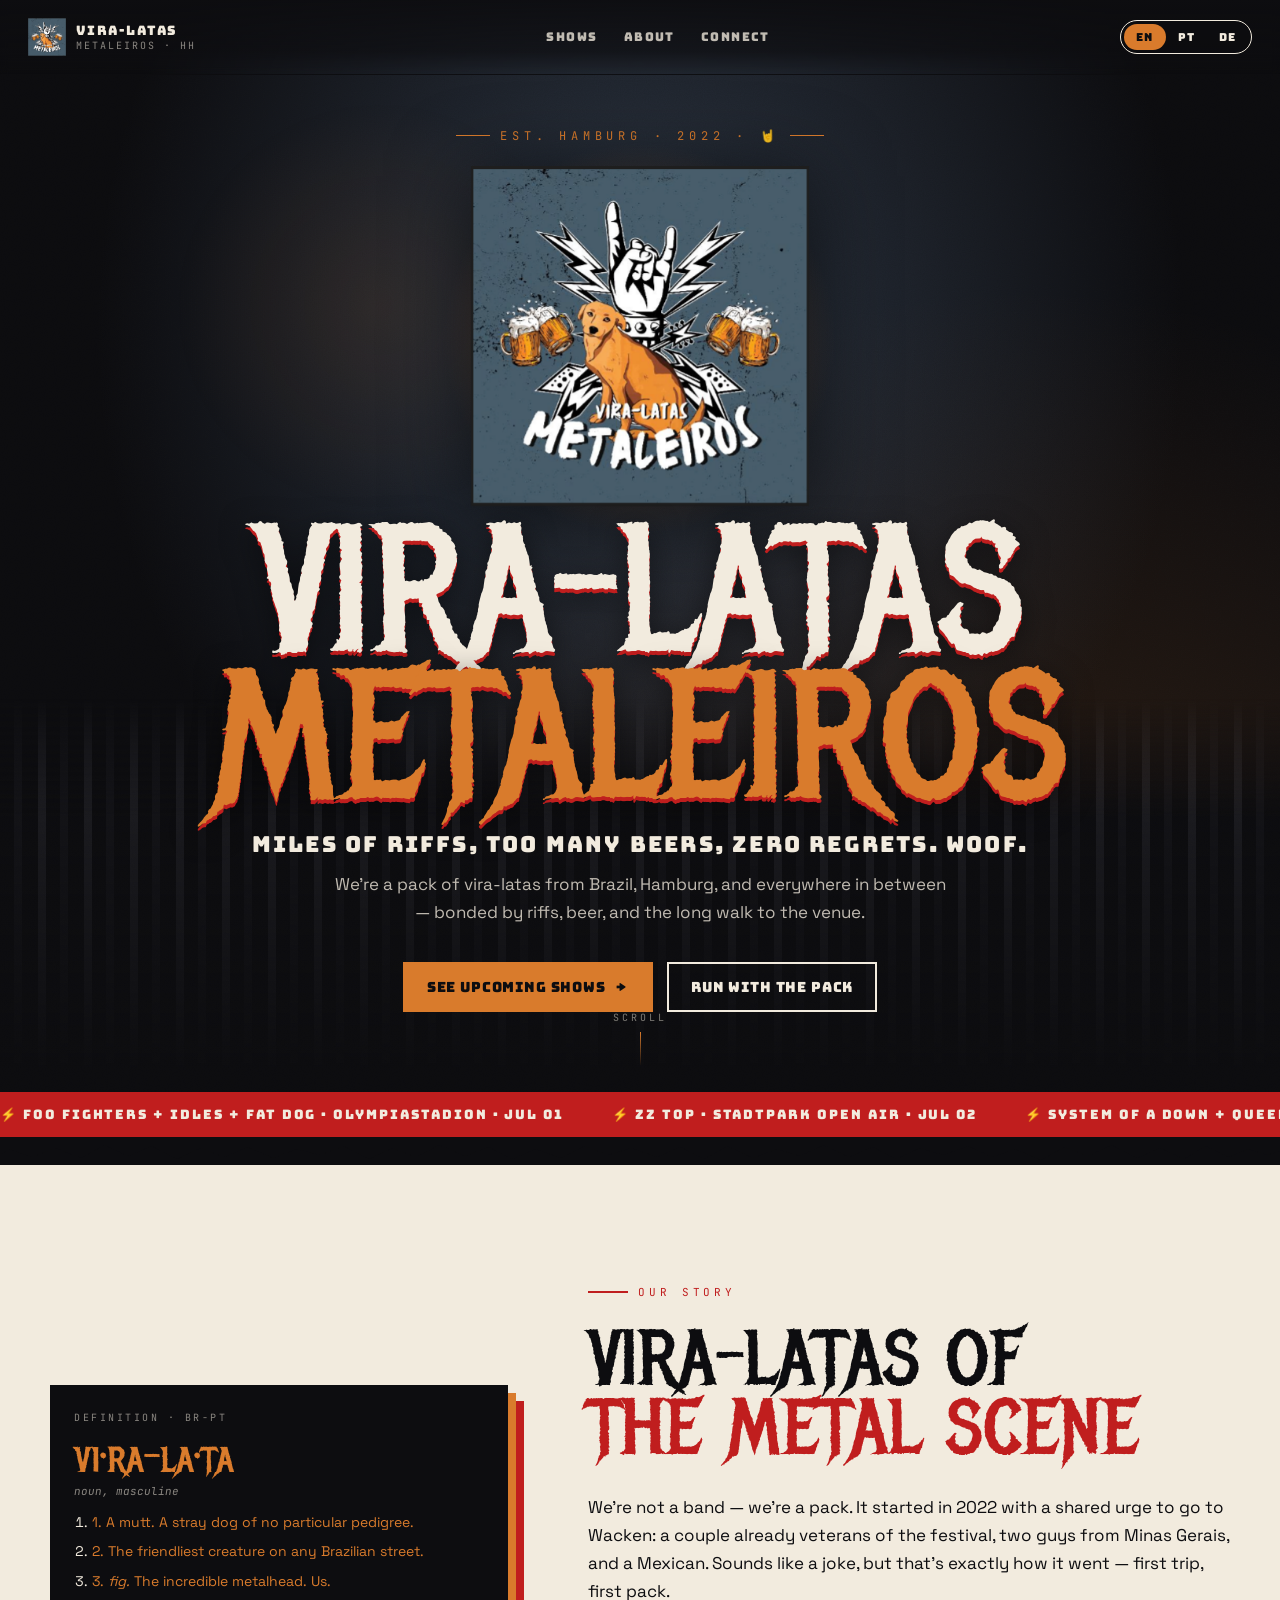
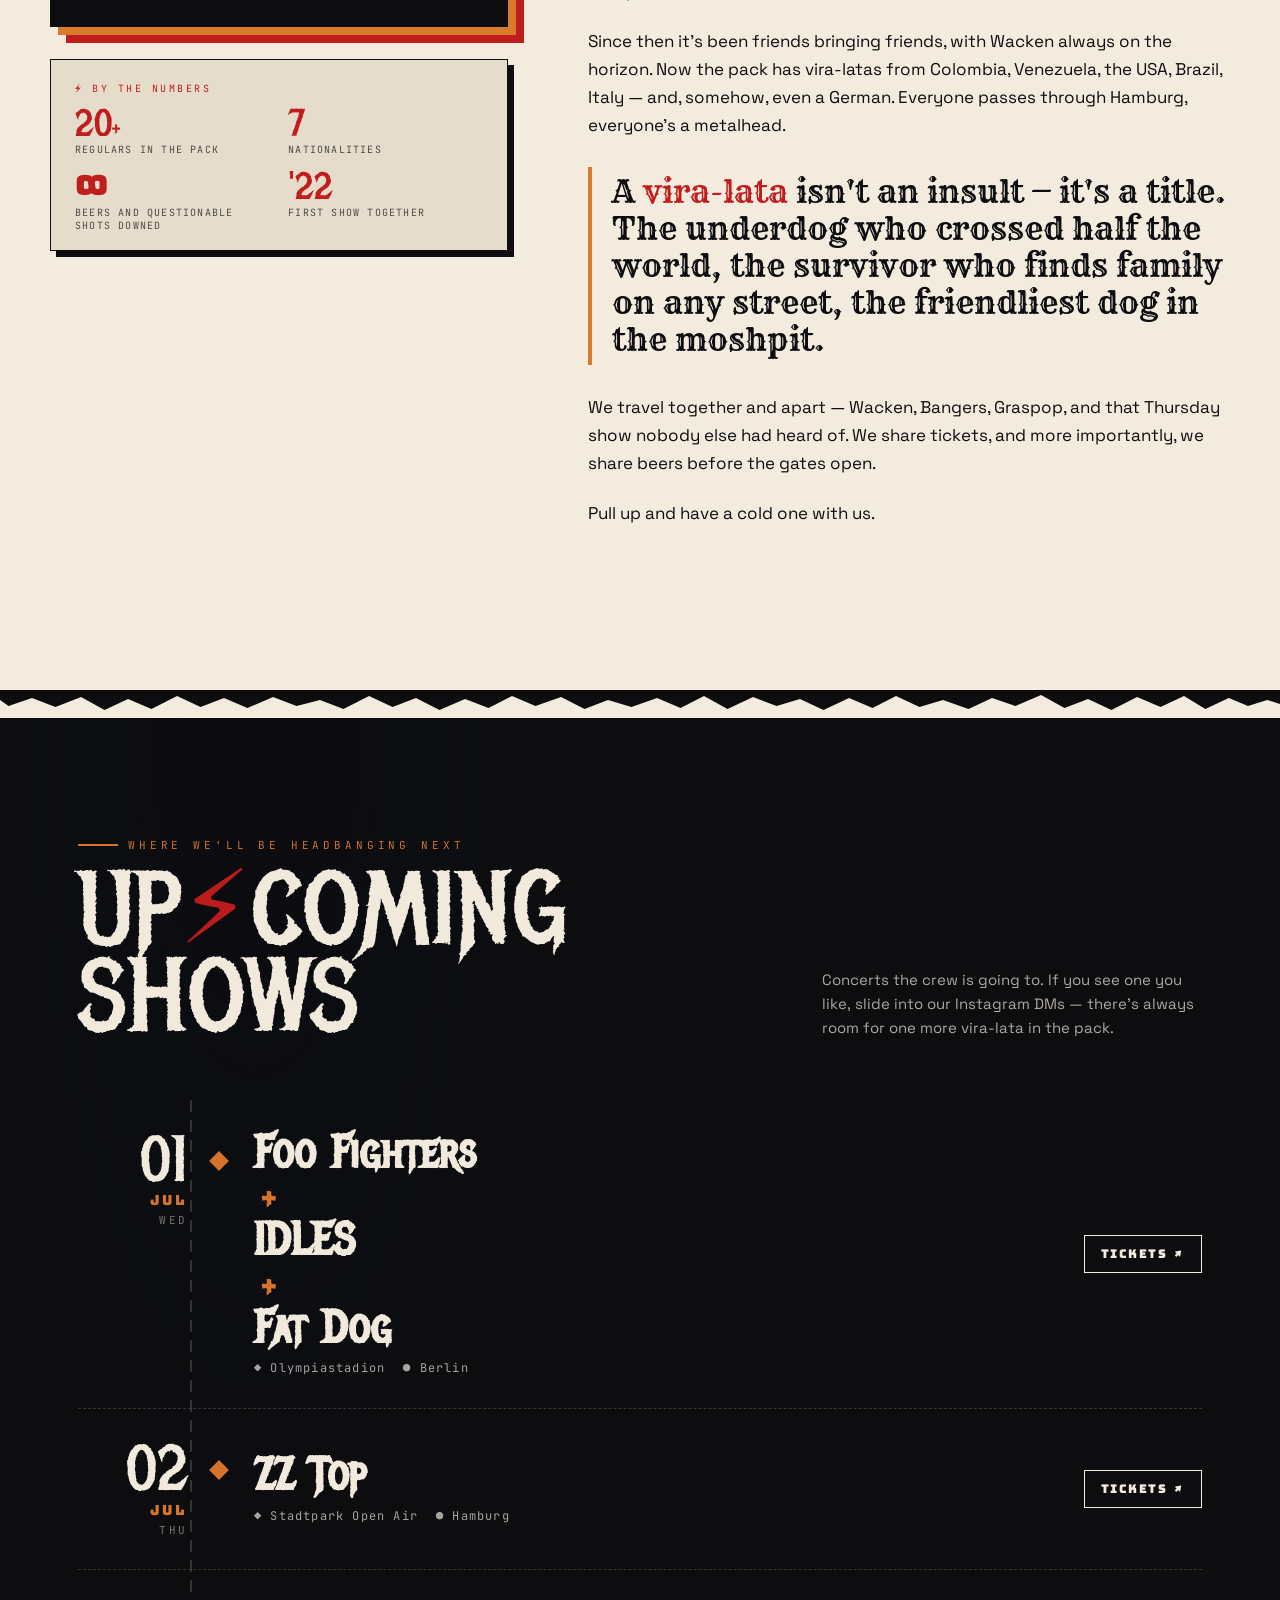
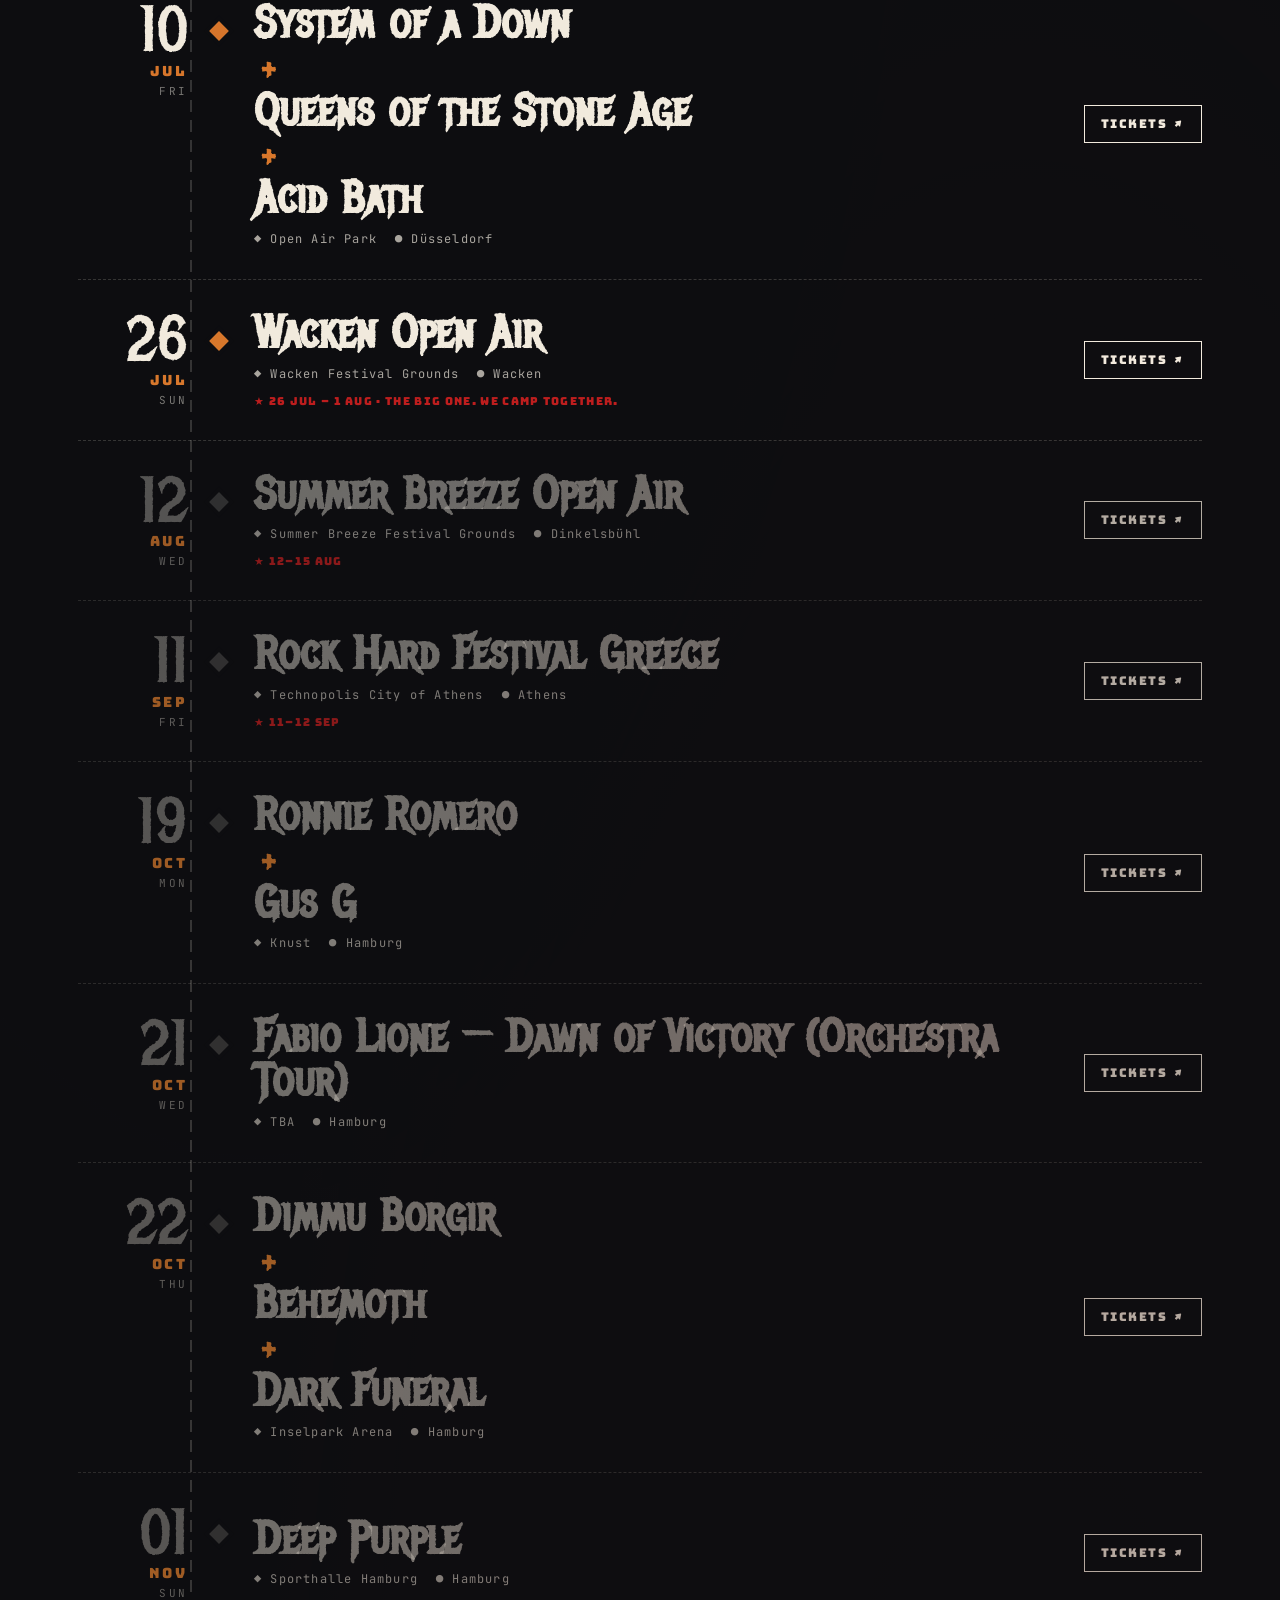
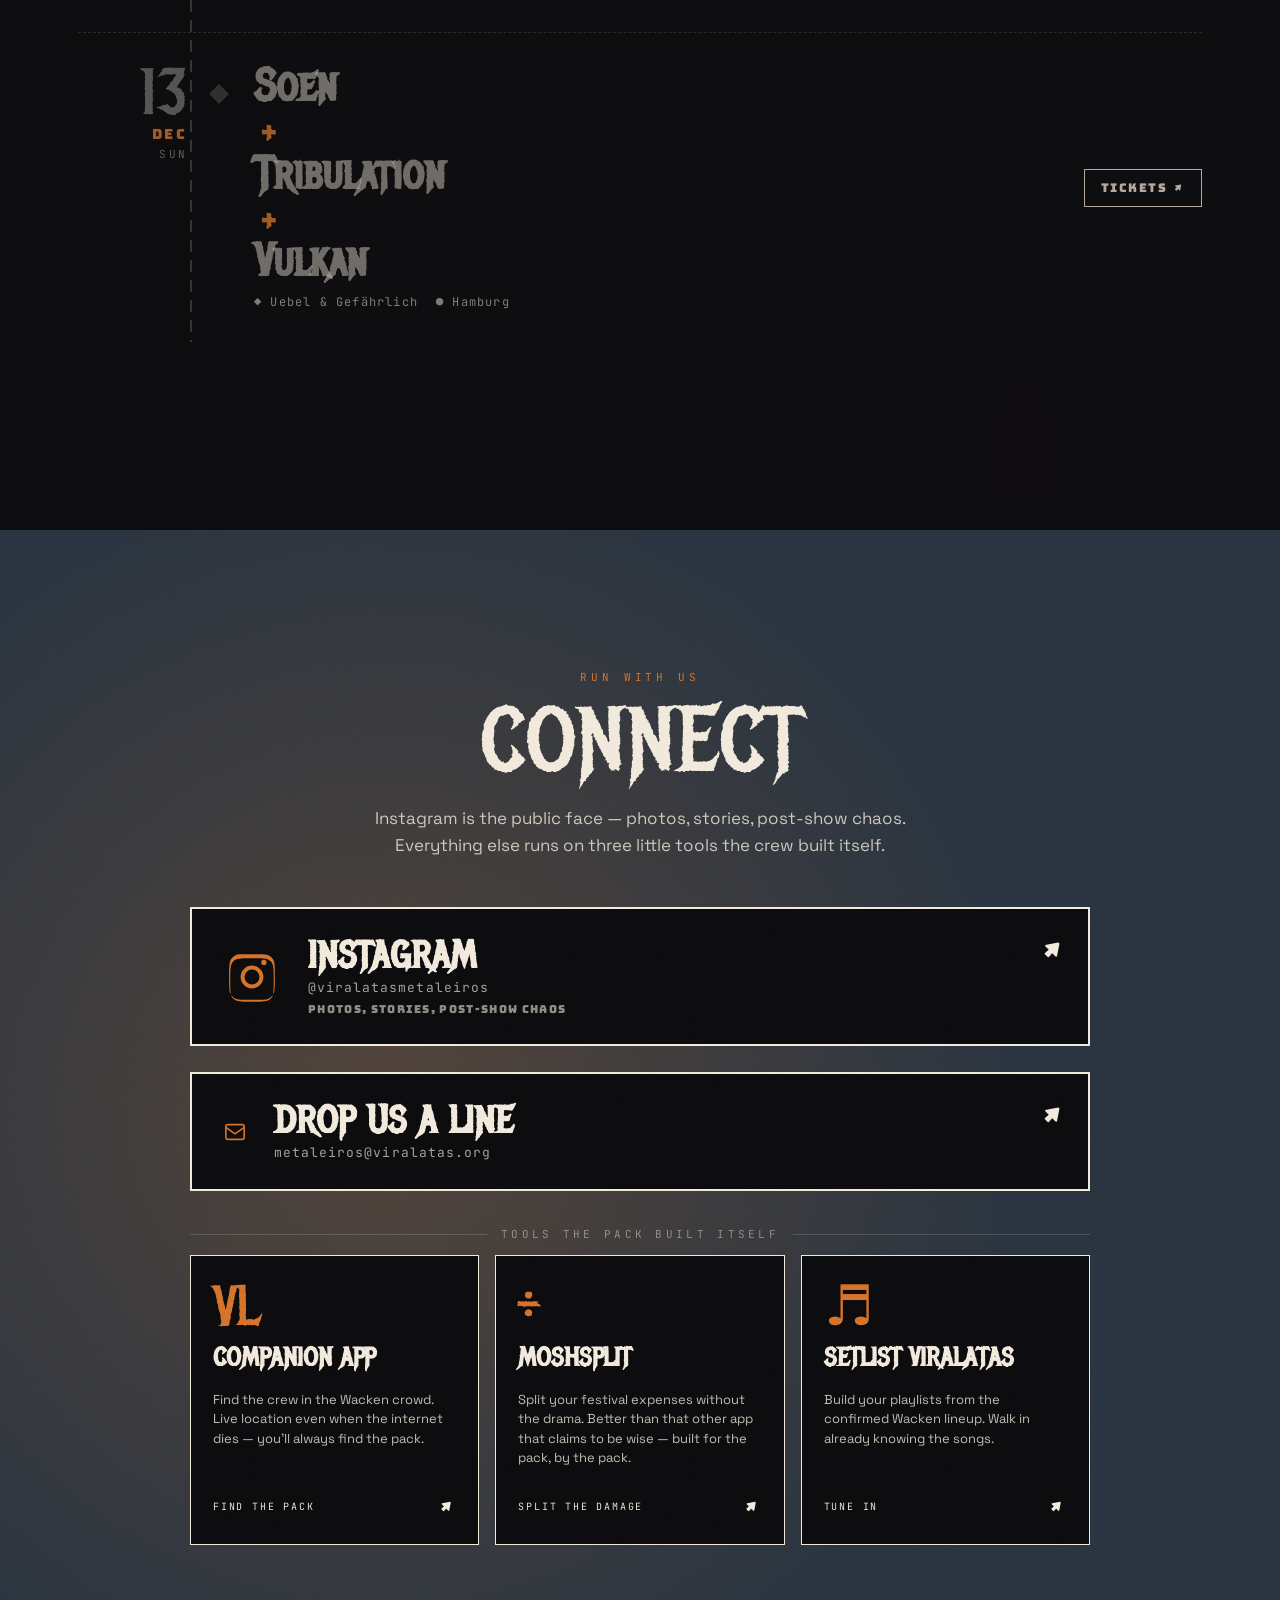
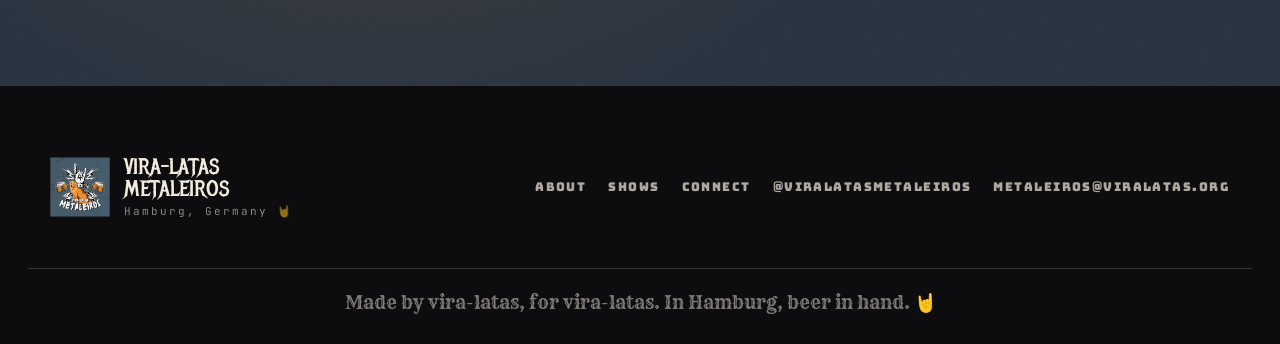
<file: index.html>
<!doctype html>
<html lang="en">
<head>
  <meta charset="utf-8" />
  <meta name="viewport" content="width=device-width,initial-scale=1" />
  <title>Vira-Latas Metaleiros — Hamburg's scrappiest metal crew</title>
  <meta name="description" content="Hamburg's scrappiest metalheads. A crew of Brazilians and mutts united by riffs, beer, and the long walk to the venue. Find upcoming shows and join the pack." />

  <!-- Open Graph / Social -->
  <meta property="og:type"        content="website" />
  <meta property="og:title"       content="Vira-Latas Metaleiros" />
  <meta property="og:description" content="Hamburg's scrappiest metalheads. Join the pack. 🤘" />
  <meta property="og:image"       content="https://metaleirso.viralatas.org/assets/og-image.png" />
  <meta property="og:url"         content="https://metaleirso.viralatas.org" />
  <meta name="twitter:card"       content="summary_large_image" />
  <meta name="twitter:title"      content="Vira-Latas Metaleiros" />
  <meta name="twitter:description" content="Hamburg's scrappiest metalheads. Join the pack. 🤘" />
  <meta name="twitter:image"      content="https://metaleirso.viralatas.org/assets/og-image.png" />

  <!-- Theme / PWA -->
  <meta name="theme-color" content="#0d0d10" />

  <!-- Favicon -->
  <link rel="icon"            href="./assets/favicon.svg" type="image/svg+xml" />
  <link rel="apple-touch-icon" href="./assets/logo.png" />

  <!-- Google Fonts -->
  <link rel="preconnect" href="https://fonts.googleapis.com" />
  <link rel="preconnect" href="https://fonts.gstatic.com" crossorigin />
  <link href="https://fonts.googleapis.com/css2?family=Metal+Mania&family=Rye&family=Bungee&family=Space+Grotesk:wght@400;500;600;700&family=JetBrains+Mono:wght@400;500;700&display=swap" rel="stylesheet" />

  <!-- Styles -->
  <link rel="stylesheet" href="styles.css" />
</head>
<body>

<!-- ─────── TOPBAR ─────── -->
<header class="topbar">
  <a class="brand" href="#" aria-label="Vira-Latas Metaleiros — home">
    <img src="./assets/logo.png" width="38" height="38" alt="" />
    <span data-t="brand">Vira-Latas<br /><small>Metaleiros · HH</small></span>
  </a>

  <nav aria-label="Main navigation">
    <a href="#shows"   data-t="nav.shows">Shows</a>
    <a href="#about"   data-t="nav.about">About</a>
    <a href="#connect" data-t="nav.connect">Connect</a>
  </nav>

  <fieldset class="lang" aria-label="Language">
    <legend class="sr-only">Language</legend>
    <button data-lang="en" aria-pressed="true">EN</button>
    <button data-lang="pt" aria-pressed="false">PT</button>
    <button data-lang="de" aria-pressed="false">DE</button>
  </fieldset>

  <button class="nav-toggle" id="nav-toggle" aria-expanded="false" aria-controls="mobile-menu" aria-label="Open menu">
    <span></span><span></span><span></span>
  </button>
</header>

<!-- Mobile nav overlay -->
<div class="mobile-menu" id="mobile-menu" hidden aria-label="Mobile navigation">
  <nav>
    <a href="#shows"   data-t="nav.shows">Shows</a>
    <a href="#about"   data-t="nav.about">About</a>
    <a href="#connect" data-t="nav.connect">Connect</a>
  </nav>
  <fieldset class="lang" aria-label="Language">
    <legend class="sr-only">Language</legend>
    <button data-lang="en" aria-pressed="true">EN</button>
    <button data-lang="pt" aria-pressed="false">PT</button>
    <button data-lang="de" aria-pressed="false">DE</button>
  </fieldset>
</div>

<main>

<!-- ─────── HERO ─────── -->
<section class="hero grain" aria-label="Hero">
  <div class="stage-lights" aria-hidden="true"></div>
  <div class="crowd"        aria-hidden="true"></div>
  <div class="hero-inner">
    <div class="pretitle" data-t="hero.pre">EST. HAMBURG · 2022 · 🤘</div>
    <div class="hero-logo-wrap">
      <img src="./assets/logo.png"
           alt="Vira-Latas Metaleiros mascot — a friendly stray dog flanked by a fist throwing the horns and two beer steins"
           width="340" height="340" />
    </div>
    <h1 class="display">
      <span class="first">Vira-Latas</span>
      <span class="second">Metaleiros</span>
    </h1>
    <p class="tagline" data-t="tagline">Hamburg's scrappiest metalheads</p>
    <p class="pitch"   data-t="pitch">We're a pack of strays from Brazil, Hamburg, and everywhere in between — bonded by riffs, beer, and the long walk to the venue.</p>
    <div class="cta-row">
      <a class="btn btn-caramel" href="#shows"><span data-t="cta_shows">See upcoming shows</span> →</a>
      <a class="btn"             href="#connect"><span data-t="cta_join">Run with the pack</span></a>
    </div>
  </div>
  <div class="scroll-cue" aria-hidden="true">
    <span>SCROLL</span>
    <span class="dot"></span>
  </div>
</section>

<!-- ─────── MARQUEE STRIP ─────── -->
<div class="next-strip" aria-hidden="true">
  <div class="marquee-track" id="marquee-track">
    <!-- populated by script.js from shows.json -->
    <span>⚡ LOADING…</span>
  </div>
</div>

<!-- ─────── ABOUT ─────── -->
<div class="torn" style="--c: var(--ink); background-color: var(--ink);" aria-hidden="true"></div>
<section id="about" class="about grain-light">
  <div class="grid">

    <!-- Sidecar (sticky cards) -->
    <aside class="sidecar">
      <div class="def-card reveal">
        <div class="head" data-t="def_head">DEFINITION · BR-PT</div>
        <div class="word">vi·ra-la·ta</div>
        <div class="pos" data-t="def_pos">noun, masculine</div>
        <ol>
          <li><span>1.</span> <span data-t="def_1">A mutt. A stray dog of no particular pedigree.</span></li>
          <li><span>2.</span> <span data-t="def_2">The friendliest creature on any Brazilian street.</span></li>
          <li><span>3.</span> <span data-t="def_3"><em>fig.</em> The lovable underdog. Us.</span></li>
        </ol>
      </div>

      <div class="stats-card reveal reveal-delay-1">
        <div class="tag">⚡ <span data-t="stats_tag">BY THE NUMBERS</span></div>
        <ul>
          <li>
            <span class="n">20<small style="font-size:.55em">+</small></span>
            <span class="l" data-t="stat_regulars">regulars in the pack</span>
          </li>
          <li>
            <span class="n">7</span>
            <span class="l" data-t="stat_nat">nationalities</span>
          </li>
          <li>
            <span class="n">∞</span>
            <span class="l" data-t="stat_ubers">Beers and shots</span>
          </li>
          <li>
            <span class="n">'22</span>
            <span class="l" data-t="stat_since">first show together</span>
          </li>
        </ul>
      </div>
    </aside>

    <!-- Copy -->
    <div class="copy">
      <div class="kicker reveal" data-t="about_kicker">OUR STORY</div>
      <h2 class="reveal reveal-delay-1">
        <span data-t="about_h_a">Mutts of</span><br />
        <span class="ink" data-t="about_h_b">the metal scene</span>
      </h2>
      <p class="reveal reveal-delay-2" data-t="about_p1">We're a friend group, not a band. Majority Brazilian, with members from Portugal, Argentina, Germany, Poland, the UK and beyond — all of us washed up in Hamburg, all of us metalheads.</p>
      <p class="reveal reveal-delay-2" data-t="about_p2">Since then it's been friends bringing friends, with Wacken always on the horizon. Now the pack has strays from Colombia, Venezuela, the USA, Brazil, Italy — and, remarkably, even a German. Everyone passes through Hamburg, everyone's a metalhead.</p>
      <blockquote class="pull reveal reveal-delay-2">
        <span data-t="about_pull">A <em>vira-lata</em> isn't an insult. It's a badge of honour — the underdog, the survivor, the friendliest dog on the street.</span>
      </blockquote>
      <p class="reveal reveal-delay-3" data-t="about_p3">We started by meeting at gigs, sharing tickets, splitting Ubers back from Markthalle at 2am. Now we travel as a pack — Wacken, Hellfest, every Tuesday-night thrash show nobody else heard about.</p>
      <p class="reveal reveal-delay-3" data-t="about_p4"><strong>No fee, no application, no gatekeeping.</strong> Just: come headbang with us and drink a beer.</p>
    </div>

  </div>
</section>
<div class="torn torn-flip" style="--c: var(--ink); background-color: var(--bone);" aria-hidden="true"></div>

<!-- ─────── SHOWS ─────── -->
<section id="shows" class="shows grain">
  <div class="head">
    <div>
      <div class="kicker reveal" data-t="shows_kicker">WHERE WE'LL BE HEADBANGING NEXT</div>
      <h2 class="reveal reveal-delay-1">Up<span class="o">⚡</span>coming<br />Shows</h2>
    </div>
    <p class="reveal reveal-delay-2" data-t="shows_intro">Concerts the crew is going to. If you see one you like, slide into our Instagram DMs — there's always room for one more mutt in the pack.</p>
  </div>
  <div class="poster-list" id="poster-list" aria-label="Upcoming shows">
    <!-- rendered by script.js -->
  </div>
</section>

<!-- ─────── CONNECT ─────── -->
<div class="torn" style="--c: var(--slate-deep); background-color: var(--ink);" aria-hidden="true"></div>
<section id="connect" class="connect grain">
  <div class="kicker reveal" data-t="connect_kicker">RUN WITH US</div>
  <h2 class="reveal reveal-delay-1" data-t="connect_h">Plug into the pack</h2>
  <p class="reveal reveal-delay-2" data-t="connect_body">Instagram is the public face — photos, stories, post-show chaos. Everything else runs on three little tools the crew built itself.</p>

  <!-- Instagram hero card -->
  <a class="ig-hero reveal reveal-delay-3" href="https://www.instagram.com/viralatasmetaleiros" target="_blank" rel="noopener" aria-label="Follow Vira-Latas Metaleiros on Instagram">
    <svg class="ig-icon" viewBox="0 0 24 24" aria-hidden="true" focusable="false">
      <path d="M12 2.2c3.2 0 3.6 0 4.8.1 1.2.1 1.8.2 2.2.4.6.2 1 .5 1.4.9.4.4.7.9.9 1.4.2.4.4 1.1.4 2.2.1 1.2.1 1.6.1 4.8s0 3.6-.1 4.8c-.1 1.2-.2 1.8-.4 2.2-.2.6-.5 1-.9 1.4-.4.4-.9.7-1.4.9-.4.2-1.1.4-2.2.4-1.2.1-1.6.1-4.8.1s-3.6 0-4.8-.1c-1.2-.1-1.8-.2-2.2-.4-.6-.2-1-.5-1.4-.9-.4-.4-.7-.9-.9-1.4-.2-.4-.4-1.1-.4-2.2C2.2 15.6 2.2 15.2 2.2 12s0-3.6.1-4.8c.1-1.2.2-1.8.4-2.2.2-.6.5-1 .9-1.4.4-.4.9-.7 1.4-.9.4-.2 1.1-.4 2.2-.4C8.4 2.2 8.8 2.2 12 2.2zm0 1.8c-3.2 0-3.5 0-4.7.1-1.1.1-1.7.2-2.1.4-.5.2-.9.4-1.2.8-.4.4-.6.8-.8 1.2-.2.4-.3 1-.4 2.1-.1 1.2-.1 1.5-.1 4.7s0 3.5.1 4.7c.1 1.1.2 1.7.4 2.1.2.5.4.9.8 1.2.4.4.8.6 1.2.8.4.2 1 .3 2.1.4 1.2.1 1.5.1 4.7.1s3.5 0 4.7-.1c1.1-.1 1.7-.2 2.1-.4.5-.2.9-.4 1.2-.8.4-.4.6-.8.8-1.2.2-.4.3-1 .4-2.1.1-1.2.1-1.5.1-4.7s0-3.5-.1-4.7c-.1-1.1-.2-1.7-.4-2.1-.2-.5-.4-.9-.8-1.2-.4-.4-.8-.6-1.2-.8-.4-.2-1-.3-2.1-.4-1.2-.1-1.5-.1-4.7-.1zm0 3.1a4.9 4.9 0 1 1 0 9.8 4.9 4.9 0 0 1 0-9.8zm0 8.1a3.2 3.2 0 1 0 0-6.4 3.2 3.2 0 0 0 0 6.4zm5.1-8.3a1.15 1.15 0 1 1 0-2.3 1.15 1.15 0 0 1 0 2.3z"/>
    </svg>
    <div>
      <h3>Instagram</h3>
      <div class="handle">@viralatasmetaleiros</div>
      <div class="note" data-t="ig_note">Photos, stories, post-show chaos</div>
    </div>
    <span class="arrow" aria-hidden="true">↗</span>
  </a>

  <!-- Email -->
  <a class="email-link reveal" href="mailto:metaleiros@viralatas.org" aria-label="Email the crew">
    <svg viewBox="0 0 24 24" aria-hidden="true" focusable="false" width="22" height="22" fill="none" stroke="currentColor" stroke-width="1.8" stroke-linecap="round" stroke-linejoin="round">
      <rect x="2" y="4" width="20" height="16" rx="2"/>
      <path d="M2 7l10 7 10-7"/>
    </svg>
    <div>
      <h3 data-t="email_label">Drop us a line</h3>
      <div class="handle">metaleiros@viralatas.org</div>
    </div>
    <span class="arrow" aria-hidden="true">↗</span>
  </a>

  <!-- Crew-built tools -->
  <div class="tools-head reveal">
    <span data-t="tools_head">Tools the pack built itself</span>
  </div>
  <div class="tools">
    <a class="tool t1 reveal reveal-delay-1" href="https://app.viralatas.org" target="_blank" rel="noopener" aria-label="Companion App">
      <span class="gly" aria-hidden="true">VL</span>
      <h4>Companion App</h4>
      <p class="desc" data-t="tool_companion">Find the crew in the Wacken crowd. Live location even when the internet dies — know where the pack is at all times.</p>
      <div class="pill"><span data-t="tool_companion_pill">iOS · Android</span><span class="arr" aria-hidden="true">↗</span></div>
    </a>
    <a class="tool t2 reveal reveal-delay-2" href="https://split.viralatas.org" target="_blank" rel="noopener" aria-label="Moshsplit">
      <span class="gly" aria-hidden="true">÷</span>
      <h4>Moshsplit</h4>
      <p class="desc" data-t="tool_moshsplit">Split your festival expenses without the drama. Better than that other app that claims to be wise — built for the pack, by the pack.</p>
      <div class="pill"><span data-t="tool_moshsplit_pill">Web app</span><span class="arr" aria-hidden="true">↗</span></div>
    </a>
    <a class="tool t3 reveal reveal-delay-3" href="https://setlist.viralatas.org" target="_blank" rel="noopener" aria-label="Setlist Viralatas">
      <span class="gly" aria-hidden="true">♬</span>
      <h4>Setlist Viralatas</h4>
      <p class="desc" data-t="tool_setlist">Create your playlists from the confirmed Wacken lineup. Get ready before you even set foot on the field.</p>
      <div class="pill"><span data-t="tool_setlist_pill">Wacken lineup</span><span class="arr" aria-hidden="true">↗</span></div>
    </a>
  </div>
</section>

</main>

<!-- ─────── FOOTER ─────── -->
<footer class="foot">
  <div class="row">
    <div class="brand">
      <img src="./assets/logo.png" width="60" height="60" alt="" />
      <div>
        <div class="lockup">Vira-Latas<br />Metaleiros</div>
        <small data-t="based">Hamburg, Germany 🤘</small>
      </div>
    </div>
    <nav class="links" aria-label="Footer navigation">
      <a href="#about"   data-t="nav.about">About</a>
      <a href="#shows"   data-t="nav.shows">Shows</a>
      <a href="#connect" data-t="nav.connect">Connect</a>
      <a href="https://www.instagram.com/viralatasmetaleiros" target="_blank" rel="noopener">@viralatasmetaleiros</a>
      <a href="mailto:metaleiros@viralatas.org">metaleiros@viralatas.org</a>
    </nav>
  </div>
  <div class="line">
    <span data-t="footer_line">Made by mutts, for mutts. Em Hamburgo, com cerveja na mão.</span>
    <span class="horns" aria-hidden="true"> 🤘</span>
  </div>
</footer>

<script src="translations_en.js"></script>
<script src="translations_pt.js"></script>
<script src="translations_de.js"></script>
<script src="script.js"></script>
</body>
</html>
</file>
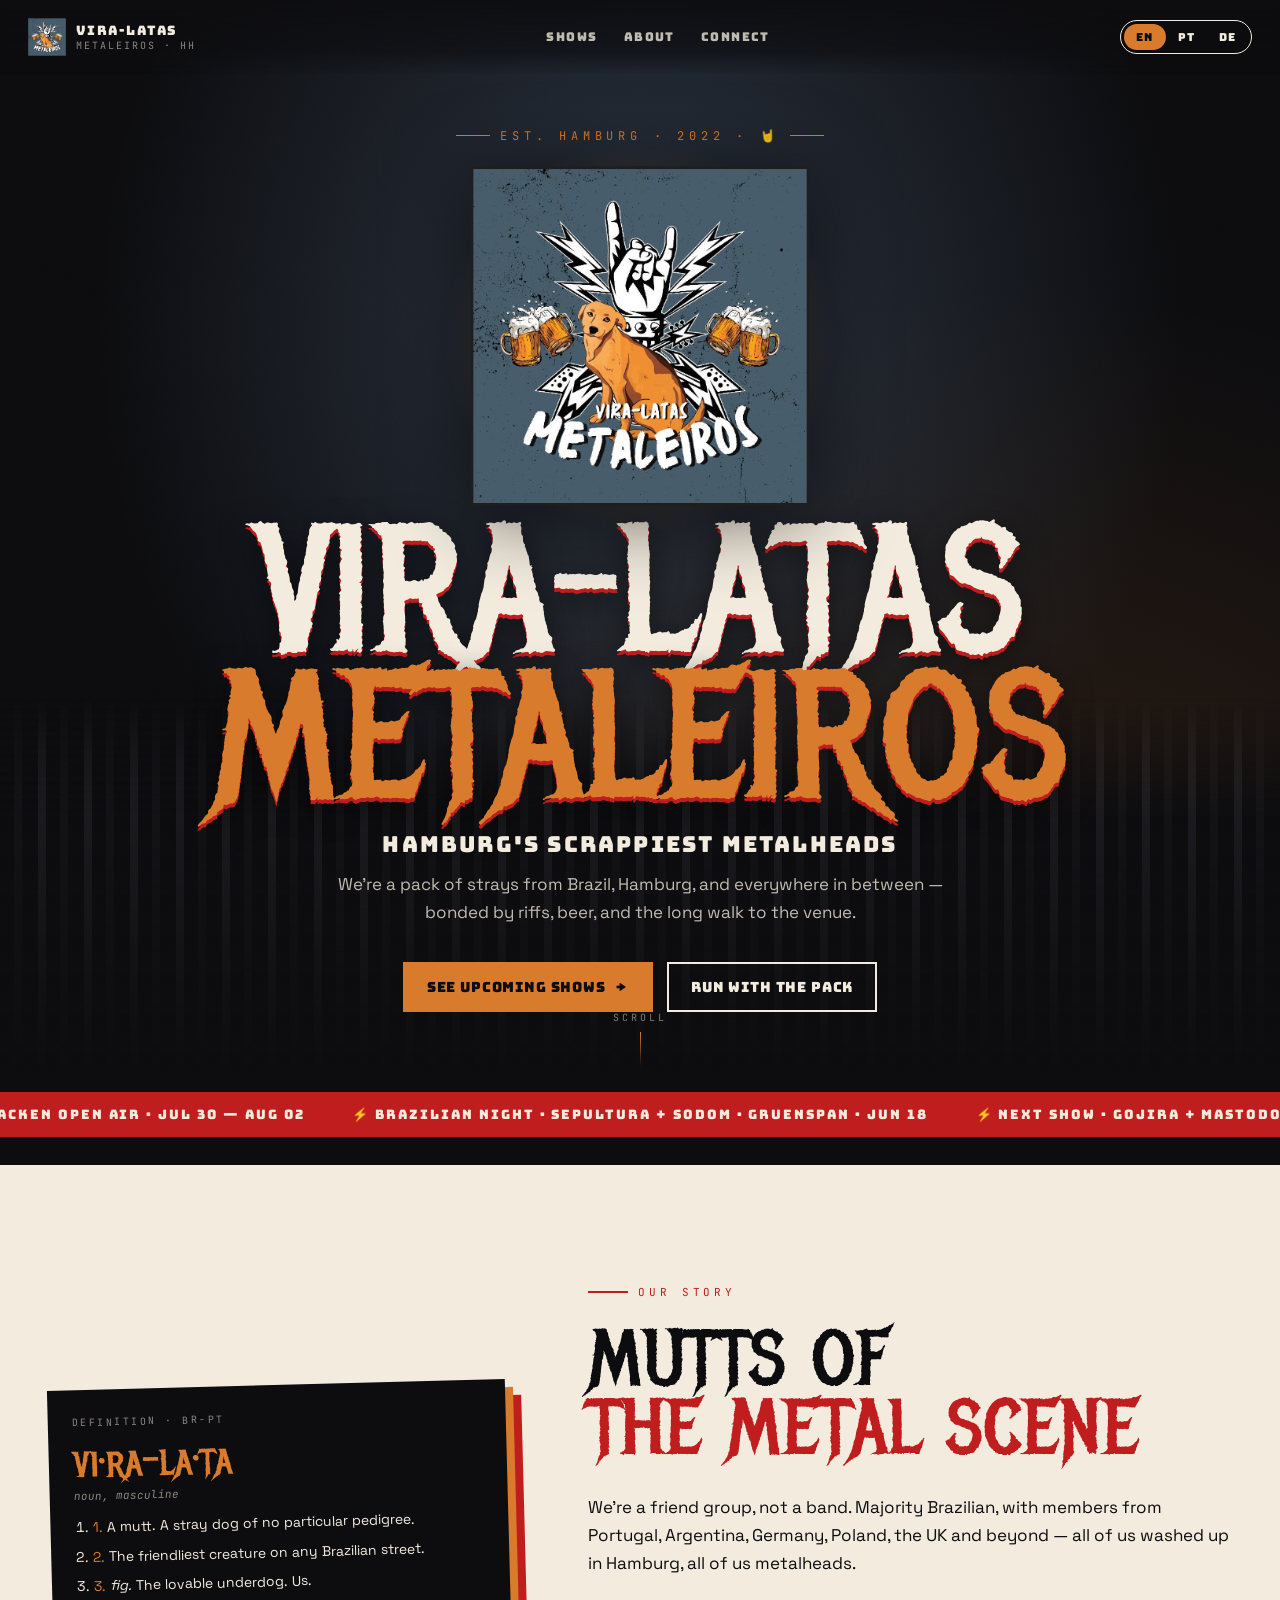
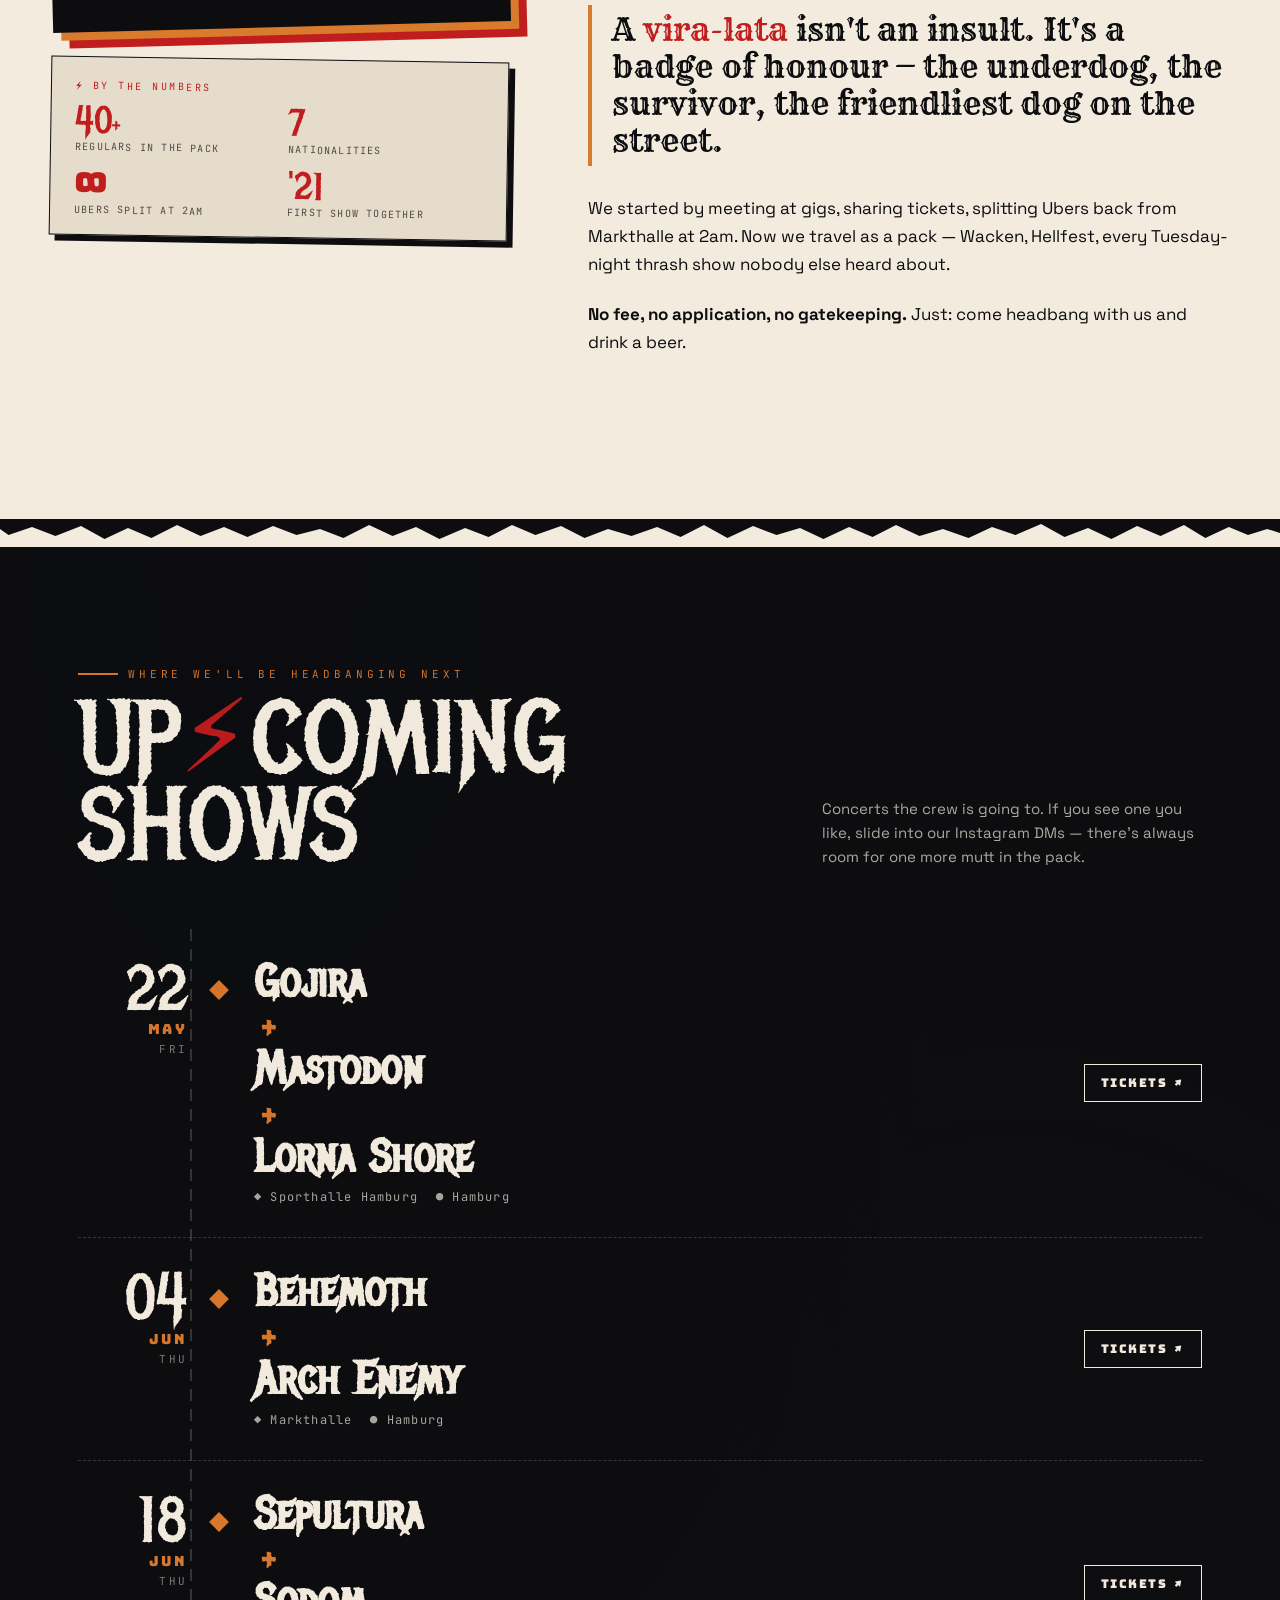
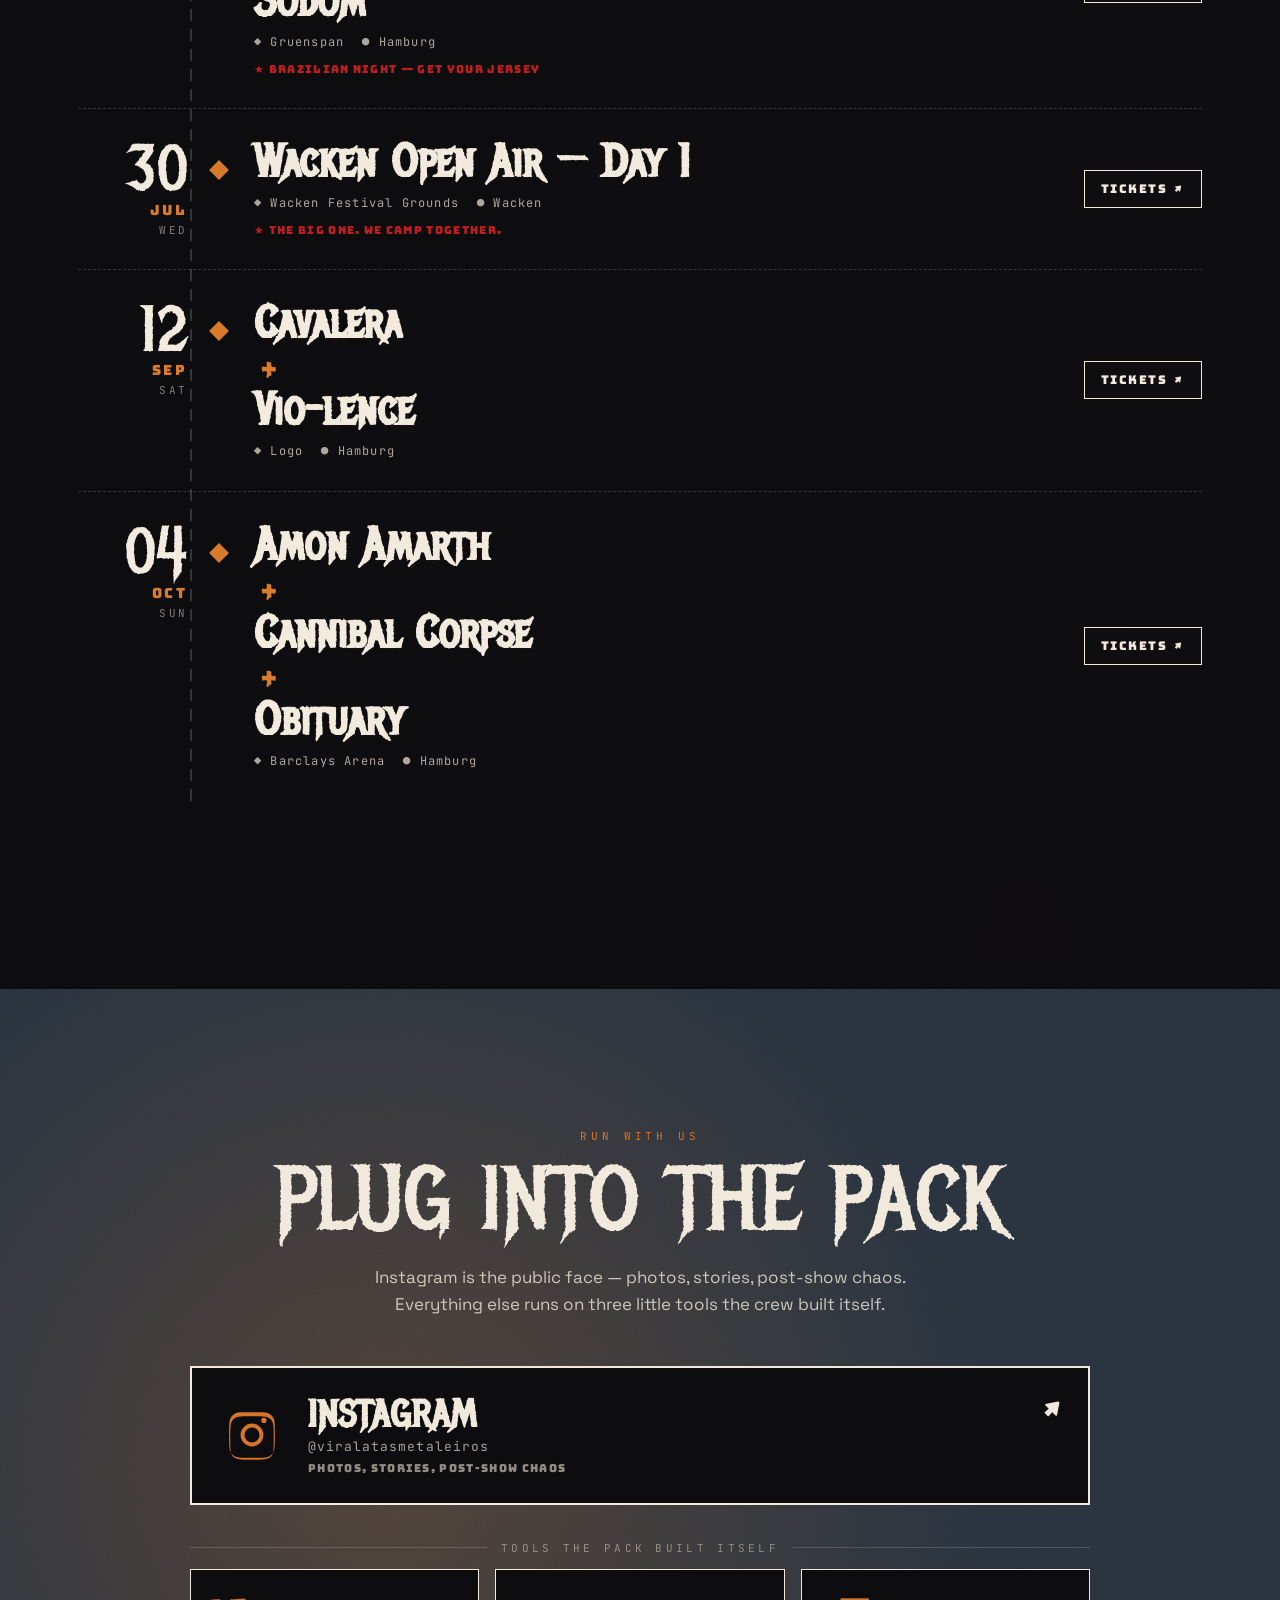
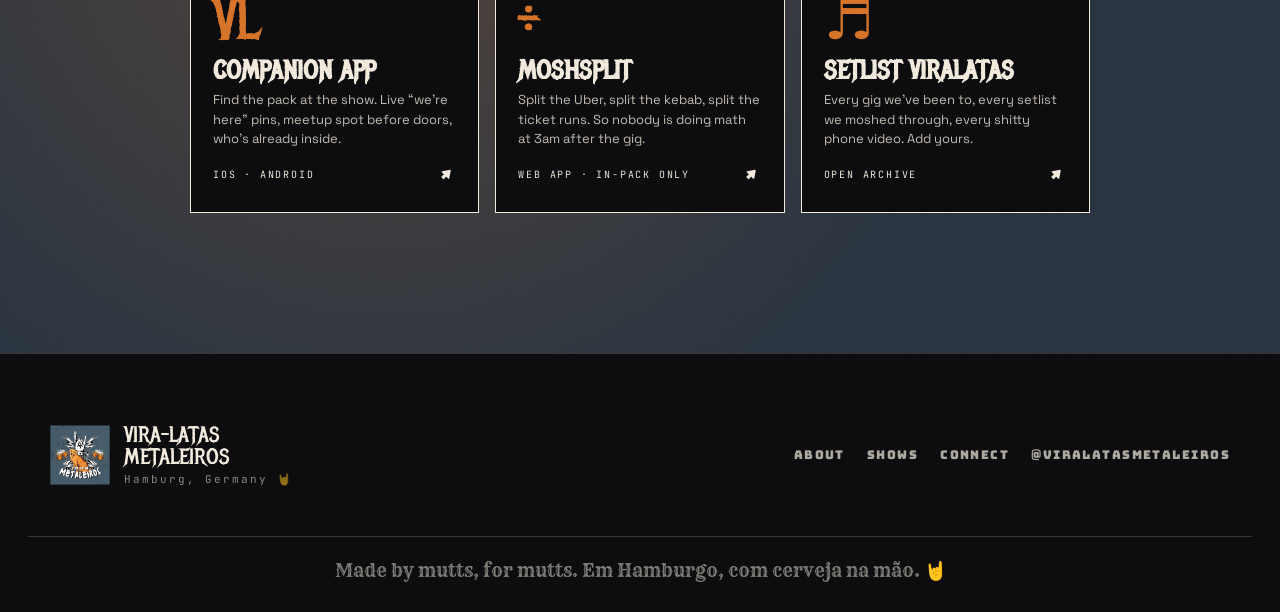
<file: design-system/index.html>
<!doctype html>
<html lang="en">
<head>
<meta charset="utf-8" />
<meta name="viewport" content="width=device-width,initial-scale=1" />
<title>Vira-Latas Metaleiros — Hamburg's scrappiest metal crew</title>
<link rel="stylesheet" href="shared/brand.css" />
<style>
/* ─── Page-specific layout ─── */
html,body{ background: var(--ink); color: var(--bone); overflow-x:hidden; }
main{ position:relative; }

/* sticky top bar */
.topbar{
  position: fixed; top:0; left:0; right:0; z-index:50;
  display:flex; align-items:center; justify-content:space-between;
  padding: 18px 28px;
  background: linear-gradient(180deg, rgba(13,13,16,.92), rgba(13,13,16,.65) 70%, rgba(13,13,16,0));
  backdrop-filter: blur(4px);
}
.topbar .brand{ display:flex; align-items:center; gap:10px; font-family:var(--f-pop); font-size:13px; letter-spacing:.14em; text-transform:uppercase; }
.topbar .brand img{ width:38px; height:38px; object-fit:contain; image-rendering: optimizeQuality; }
.topbar .brand span small{ display:block; color: rgba(242,235,222,.55); font-family: var(--f-mono); font-size:10px; letter-spacing:.2em; font-weight:400; }
.topbar nav{ display:flex; gap: 26px; font-family: var(--f-pop); font-size: 12px; letter-spacing:.12em; text-transform:uppercase; }
.topbar nav a{ color: var(--bone); text-decoration:none; opacity:.78; transition: opacity .15s, color .15s; }
.topbar nav a:hover{ opacity:1; color: var(--caramel); }
.lang{
  display:flex; align-items:center; gap:0;
  border:1.5px solid var(--bone); border-radius: 999px; padding:3px; background: rgba(13,13,16,.6);
}
.lang button{
  background: transparent; border:0; color: var(--bone); cursor:pointer;
  font-family: var(--f-pop); font-size: 11px; letter-spacing:.1em;
  padding: 6px 12px; border-radius: 999px;
  transition: background .15s, color .15s;
}
.lang button[aria-pressed="true"]{ background: var(--caramel); color: var(--ink); }
.lang button:hover:not([aria-pressed="true"]){ color: var(--caramel); }
@media (max-width: 720px){
  .topbar{ padding:12px 14px; }
  .topbar nav{ display:none; }
}

/* ─── HERO ─── */
.hero{
  min-height: 100vh; position:relative; overflow:hidden;
  background:
    radial-gradient(ellipse at 50% 30%, rgba(63,77,96,.7), transparent 60%),
    radial-gradient(ellipse at 80% 90%, rgba(217,123,44,.18), transparent 50%),
    var(--ink);
  display:flex; flex-direction:column; align-items:center; justify-content:center;
  padding: 120px 24px 80px;
  text-align:center;
}
.hero .stage-lights{
  position:absolute; inset:0; pointer-events:none; opacity:.55;
  background:
    conic-gradient(from 200deg at 50% 110%, transparent 0deg, rgba(217,123,44,.12) 8deg, transparent 16deg, rgba(242,235,222,.05) 24deg, transparent 32deg, rgba(217,123,44,.1) 40deg, transparent 48deg, rgba(242,235,222,.04) 56deg, transparent 64deg, rgba(217,123,44,.08) 72deg, transparent 80deg);
}
.hero .crowd{
  position:absolute; left:0; right:0; bottom:0; height: 36%;
  background:
    linear-gradient(180deg, transparent 0%, rgba(13,13,16,.5) 30%, var(--ink) 95%),
    repeating-linear-gradient(90deg, #0d0d10 0 14px, #1a1a1f 14px 22px, #0d0d10 22px 38px, #2a2a30 38px 46px);
  mask: linear-gradient(180deg, transparent, #000 30%);
}
.hero .hero-inner{ position:relative; z-index:2; max-width: 1080px; width:100%; }
.hero .pretitle{
  font-family: var(--f-mono); font-size: 12px; letter-spacing:.4em; text-transform:uppercase;
  color: var(--caramel); margin-bottom: 22px;
  display:inline-flex; align-items:center; gap:10px;
}
.hero .pretitle::before, .hero .pretitle::after{ content:""; height:1px; width:34px; background: var(--caramel); }
.hero h1{
  font-family: var(--f-display);
  font-size: clamp(56px, 14vw, 220px);
  line-height: .82;
  margin: 0 0 14px;
  letter-spacing: 0;
  text-shadow: 0 4px 0 var(--blood), 0 8px 30px rgba(0,0,0,.5);
}
.hero h1 .first{ display:block; color: var(--bone); }
.hero h1 .second{ display:block; color: var(--caramel); }
.hero h1 .amp{ color: var(--blood); display:inline-block; transform: translateY(-.08em); }
.hero .tagline{
  font-family: var(--f-pop); font-size: clamp(15px, 2vw, 22px);
  letter-spacing:.1em; text-transform:uppercase;
  color: var(--bone); margin: 18px 0 12px;
}
.hero .pitch{
  max-width: 620px; margin: 0 auto 36px;
  font-size: 17px; line-height: 1.6; color: rgba(242,235,222,.78);
}
.hero .cta-row{ display:flex; gap:14px; justify-content:center; flex-wrap:wrap; }
.hero-logo-wrap{
  position:relative; width: min(340px, 55vw); aspect-ratio:1/1;
  margin: 0 auto 8px;
  filter: drop-shadow(0 10px 40px rgba(0,0,0,.6));
}
.hero-logo-wrap img{ width:100%; height:100%; object-fit:contain; }
.hero-logo-wrap::before{
  content:""; position:absolute; inset:-12%;
  background: radial-gradient(circle, rgba(217,123,44,.35), transparent 65%);
  z-index:-1; animation: pulse 4s ease-in-out infinite;
}
@keyframes pulse{ 0%,100%{ opacity:.6; transform:scale(1);} 50%{opacity:1; transform:scale(1.06);} }

.hero .scroll-cue{
  position:absolute; bottom: 26px; left:50%; transform: translateX(-50%);
  font-family: var(--f-mono); font-size: 10px; letter-spacing:.3em;
  color: rgba(242,235,222,.5); display:flex; flex-direction:column; align-items:center; gap:8px;
  z-index:3;
}
.hero .scroll-cue .dot{ width:1px; height:34px; background: linear-gradient(180deg, var(--caramel), transparent); animation: drop 1.6s ease-in-out infinite; }
@keyframes drop{ 0%,100%{ opacity:.2; transform: translateY(-8px);} 50%{opacity:1; transform: translateY(0);} }

/* ─── NEXT SHOW STRIP ─── */
.next-strip{
  background: var(--blood); color: var(--bone);
  padding: 14px 28px;
  display:flex; align-items:center; justify-content:center; gap: 28px;
  font-family: var(--f-pop); font-size: 13px; letter-spacing:.15em; text-transform:uppercase;
  overflow:hidden; position:relative;
}
.next-strip .marquee{ display:flex; gap:48px; animation: scroll 30s linear infinite; white-space:nowrap; }
.next-strip .marquee span{ display:inline-flex; align-items:center; gap:14px; }
@keyframes scroll{ from{transform:translateX(0);} to{transform:translateX(-50%);} }

/* ─── ABOUT ─── */
.about{
  background: var(--bone);
  color: var(--ink);
  position:relative;
  padding: 120px 28px 140px;
  overflow:hidden;
}
.about .grid{
  max-width: 1180px; margin: 0 auto;
  display:grid; grid-template-columns: 1fr 1.4fr; gap: 80px; align-items:start;
}
.about .kicker{
  font-family: var(--f-mono); font-size: 11px; letter-spacing:.35em; text-transform:uppercase;
  color: var(--blood); display:flex; align-items:center; gap:10px; margin-bottom: 26px;
}
.about .kicker::before{ content:""; width: 40px; height:2px; background: var(--blood); }
.about h2{
  font-family: var(--f-display); font-weight:400;
  font-size: clamp(48px, 6vw, 92px); line-height:.9; margin: 0 0 30px;
  color: var(--ink);
  text-transform: uppercase;
}
.about h2 .ink{ color: var(--blood); }
.about p{ font-size: 17px; line-height: 1.65; margin: 0 0 22px; max-width: 60ch; }
.about .pull{
  font-family: var(--f-stencil);
  font-size: clamp(22px, 2.6vw, 32px);
  line-height: 1.15;
  border-left: 4px solid var(--caramel);
  padding: 6px 0 8px 20px;
  margin: 28px 0;
  color: var(--ink);
}
.about .pull em{ font-style: normal; color: var(--blood); }

/* sidecar: definition card + mascot peek */
.about .sidecar{ position: sticky; top: 100px; display:flex; flex-direction:column; gap: 32px; }
.def-card{
  background: var(--ink); color: var(--bone);
  padding: 26px 24px; position:relative;
  transform: rotate(-1.5deg);
  box-shadow: 8px 8px 0 var(--caramel), 16px 16px 0 var(--blood);
}
.def-card .head{
  font-family: var(--f-mono); font-size: 10px; letter-spacing:.25em;
  color: rgba(242,235,222,.55); text-transform:uppercase; margin-bottom: 12px;
}
.def-card .word{
  font-family: var(--f-display); font-size: 44px; line-height:1; margin:0 0 4px; color: var(--caramel);
}
.def-card .pos{ font-family: var(--f-mono); font-size: 11px; color: rgba(242,235,222,.55); font-style: italic; margin-bottom: 14px; }
.def-card ol{ padding-left: 18px; margin:0; }
.def-card li{ font-size: 14px; line-height: 1.55; margin-bottom: 8px; }
.def-card li span{ color: var(--caramel); }
/* By-the-numbers card — sits below the dictionary in About */
.stats-card{
  background: var(--bone-soft);
  color: var(--ink);
  padding: 22px 24px 18px;
  border: 1.5px solid var(--ink);
  transform: rotate(.9deg);
  box-shadow: 6px 6px 0 var(--ink);
}
.stats-card .tag{ font-family: var(--f-mono); font-size: 10px; letter-spacing:.25em; text-transform:uppercase; color: var(--blood); margin-bottom: 12px; }
.stats-card ul{ list-style:none; padding:0; margin:0; display:grid; grid-template-columns: 1fr 1fr; gap: 14px 18px; }
.stats-card li{ display:flex; flex-direction:column; gap: 2px; }
.stats-card .n{ font-family: var(--f-display); font-size: 38px; line-height:.9; color: var(--blood); }
.stats-card .l{ font-family: var(--f-mono); font-size: 10px; letter-spacing:.12em; text-transform: uppercase; color: rgba(13,13,16,.7); }

@media (max-width: 900px){
  .about .grid{ grid-template-columns: 1fr; gap: 40px; }
  .about .sidecar{ position: static; }
}

/* ─── SHOWS ─── */
.shows{
  background: var(--ink); position:relative; overflow:hidden;
  padding: 120px 0 160px;
}
.shows::before{
  content:""; position:absolute; inset:0;
  background: radial-gradient(ellipse at 20% 0%, rgba(63,77,96,.4), transparent 50%),
              radial-gradient(ellipse at 80% 100%, rgba(192,30,30,.18), transparent 55%);
  pointer-events:none;
}
.shows .head{
  max-width: 1180px; margin: 0 auto 60px; padding: 0 28px;
  display:grid; grid-template-columns: 1fr auto; gap: 30px; align-items:end; position:relative;
}
.shows .head .kicker{
  font-family: var(--f-mono); font-size: 11px; letter-spacing:.35em; text-transform:uppercase;
  color: var(--caramel); display:flex; align-items:center; gap:10px; margin-bottom: 14px;
}
.shows .head .kicker::before{ content:""; width: 40px; height:2px; background: var(--caramel); }
.shows h2{
  font-family: var(--f-display); font-weight:400;
  font-size: clamp(56px, 8vw, 120px); line-height:.85; margin: 0;
  color: var(--bone);
  text-transform: uppercase;
}
.shows h2 .o{ color: var(--blood); }
.shows .head p{ max-width: 380px; font-size: 15px; line-height:1.6; color: rgba(242,235,222,.7); margin:0; }

/* poster cards — vertical timeline / poster wall hybrid */
.poster-list{
  max-width: 1180px; margin: 0 auto; padding: 0 28px;
  display:flex; flex-direction:column; gap: 0;
  position: relative;
}
.poster-list::before{
  content:""; position:absolute; left: 140px; top: 0; bottom: 0;
  width: 2px; background: repeating-linear-gradient(180deg, var(--rule) 0 12px, transparent 12px 20px);
}
@media (max-width: 720px){ .poster-list::before{ left: 70px; } }

.poster{
  display:grid; grid-template-columns: 140px 1fr; gap: 36px;
  padding: 32px 0;
  border-bottom: 1px dashed var(--rule);
  position: relative;
  transition: background .2s;
}
.poster:hover{ background: rgba(217,123,44,.05); }
.poster:last-child{ border-bottom:0; }

.poster .date{
  text-align:right; padding-right: 30px; position:relative;
}
.poster .date::after{
  content:""; position:absolute; right: -8px; top: 22px; width: 14px; height:14px;
  background: var(--caramel); transform: rotate(45deg);
  box-shadow: 0 0 0 4px var(--ink);
}
.poster .day{ font-family: var(--f-display); font-size: 64px; line-height:.9; color: var(--bone); display:block; }
.poster .mon{ font-family: var(--f-pop); font-size: 14px; letter-spacing:.2em; color: var(--caramel); display:block; margin-top: 2px; }
.poster .wd{ font-family: var(--f-mono); font-size: 11px; letter-spacing:.25em; color: rgba(242,235,222,.5); display:block; margin-top: 4px; }

.poster .body{ display:grid; grid-template-columns: 1fr auto; gap: 24px; align-items: center; }
.poster .bands{ font-family: var(--f-display); font-size: clamp(28px, 3.6vw, 48px); line-height:.95; color: var(--bone); margin: 0; }
.poster .bands .b{ display: block; }
.poster .bands .plus{ color: var(--caramel); font-size: .7em; padding: 0 8px; }
.poster .meta{
  display:flex; gap: 18px; margin-top: 10px; flex-wrap:wrap;
  font-family: var(--f-mono); font-size: 12px; letter-spacing:.1em; color: rgba(242,235,222,.7);
}
.poster .meta span{ display:inline-flex; align-items:center; gap:6px; }
.poster .meta .going{ color: var(--caramel); }
.poster .note{ margin-top: 12px; font-family: var(--f-pop); font-size: 11px; letter-spacing:.12em; color: var(--blood); text-transform:uppercase; }
.poster .right{ display:flex; flex-direction:column; align-items:flex-end; gap: 10px; }
.poster .tix{
  font-family: var(--f-pop); font-size: 12px; letter-spacing:.12em; text-transform:uppercase;
  border: 1.5px solid var(--bone); color: var(--bone); text-decoration:none;
  padding: 10px 16px;
  transition: all .15s;
}
.poster .tix:hover{ background: var(--caramel); border-color: var(--caramel); color: var(--ink); }
.poster .going-pill{
  font-family: var(--f-mono); font-size: 10px; letter-spacing:.2em; color: var(--ink);
  background: var(--caramel); padding: 4px 10px;
}

@media (max-width: 720px){
  .poster{ grid-template-columns: 70px 1fr; gap: 16px; padding: 24px 0; }
  .poster .date{ padding-right: 14px; }
  .poster .day{ font-size: 36px; }
  .poster .mon{ font-size: 11px; }
  .poster .wd{ font-size: 9px; }
  .poster .body{ grid-template-columns: 1fr; gap: 14px; }
  .poster .right{ flex-direction:row; }
}

/* ─── CONNECT ─── */
.connect{
  background:
    radial-gradient(circle at 30% 50%, rgba(217,123,44,.25), transparent 60%),
    var(--slate-deep);
  padding: 140px 28px;
  position:relative; overflow:hidden;
  text-align:center;
}
.connect .kicker{
  font-family: var(--f-mono); font-size: 11px; letter-spacing:.35em; text-transform:uppercase;
  color: var(--caramel); margin-bottom: 18px;
}
.connect h2{
  font-family: var(--f-display); font-weight:400;
  font-size: clamp(48px, 7vw, 100px); line-height:.9; margin: 0 0 22px;
  color: var(--bone); text-transform:uppercase;
}
.connect p{ max-width: 620px; margin: 0 auto 48px; font-size: 17px; line-height: 1.6; color: rgba(242,235,222,.82); }

/* Instagram hero card — the public face */
.connect .ig-hero{
  max-width: 900px; margin: 0 auto 26px;
  display:flex; align-items:center; gap: 28px;
  padding: 28px 32px;
  background: var(--ink);
  border: 2px solid var(--bone);
  text-decoration:none; color: var(--bone);
  text-align:left;
  position:relative; overflow:hidden;
  transition: transform .15s, box-shadow .15s, background .15s;
}
.connect .ig-hero:hover{ transform: translate(-4px,-4px); box-shadow: 10px 10px 0 var(--caramel); background: linear-gradient(135deg, #5e3290, #c01e1e, #f3953f); }
.connect .ig-hero:hover .icon{ fill: var(--bone); }
.connect .ig-hero .icon{ width: 56px; height: 56px; fill: var(--caramel); flex: 0 0 auto; transition: fill .15s; }
.connect .ig-hero h3{ font-family: var(--f-display); font-size: 38px; margin: 0 0 4px; text-transform: uppercase; line-height:1; }
.connect .ig-hero .handle{ font-family: var(--f-mono); font-size: 13px; letter-spacing:.08em; color: rgba(242,235,222,.7); }
.connect .ig-hero .note{ font-family: var(--f-pop); font-size: 11px; letter-spacing:.12em; text-transform:uppercase; color: rgba(242,235,222,.6); margin-top: 6px; }
.connect .ig-hero .arrow{ position:absolute; top: 22px; right: 22px; font-family: var(--f-display); font-size: 28px; color: var(--bone); transition: transform .2s; }
.connect .ig-hero:hover .arrow{ transform: translate(6px,-6px); }

/* Crew-built tools row */
.connect .tools-head{
  max-width: 900px; margin: 36px auto 14px;
  display:flex; align-items:center; gap: 14px;
  font-family: var(--f-mono); font-size: 11px; letter-spacing:.3em; text-transform:uppercase;
  color: rgba(242,235,222,.5); text-align:left;
}
.connect .tools-head::before, .connect .tools-head::after{ content:""; flex:1; height:1px; background: var(--rule); }
.connect .tools{
  max-width: 900px; margin: 0 auto;
  display:grid; grid-template-columns: repeat(3, 1fr); gap: 16px;
}
.connect .tool{
  display:flex; flex-direction:column;
  padding: 26px 22px;
  background: var(--ink);
  border: 1.5px solid var(--bone);
  text-decoration:none; color: var(--bone);
  text-align:left; position:relative; overflow:hidden;
  transition: transform .15s, box-shadow .15s, background .15s, color .15s;
}
.connect .tool:hover{ transform: translate(-3px,-3px); box-shadow: 8px 8px 0 var(--caramel); }
.connect .tool.t1:hover{ background: var(--caramel); color: var(--ink); border-color: var(--caramel); box-shadow: 8px 8px 0 var(--blood); }
.connect .tool.t2:hover{ background: var(--blood); color: var(--bone); border-color: var(--blood); box-shadow: 8px 8px 0 var(--caramel); }
.connect .tool.t3:hover{ background: var(--bone); color: var(--ink); border-color: var(--bone); box-shadow: 8px 8px 0 var(--caramel); }
.connect .tool .gly{
  font-family: var(--f-display); font-size: 56px; line-height:.9;
  color: var(--caramel); margin-bottom: 12px;
  transition: color .15s;
}
.connect .tool.t1:hover .gly{ color: var(--ink); }
.connect .tool.t2:hover .gly{ color: var(--bone); }
.connect .tool.t3:hover .gly{ color: var(--ink); }
.connect .tool h4{ font-family: var(--f-display); font-size: 26px; margin: 0 0 6px; text-transform:uppercase; line-height:1; }
.connect .tool .desc{ font-family: var(--f-body); font-size: 13px; line-height: 1.5; opacity: .82; flex: 1; }
.connect .tool .pill{
  margin-top: 14px;
  font-family: var(--f-mono); font-size: 10px; letter-spacing:.18em; text-transform:uppercase;
  display:flex; align-items:center; gap: 8px;
}
.connect .tool .pill .arr{ margin-left:auto; font-family: var(--f-display); font-size: 18px; }
@media (max-width: 720px){
  .connect .tools{ grid-template-columns: 1fr; }
  .connect .ig-hero{ flex-direction: column; text-align: center; gap: 14px; padding: 30px 22px; }
  .connect .ig-hero .arrow{ display:none; }
}

/* ─── FOOTER ─── */
.foot{
  background: var(--ink); padding: 70px 28px 30px;
  border-top: 1px solid var(--rule);
}
.foot .row{
  max-width: 1180px; margin: 0 auto;
  display:flex; align-items:center; justify-content:space-between; gap: 30px; flex-wrap:wrap;
}
.foot .brand{ display:flex; align-items:center; gap: 14px; }
.foot .brand img{ width: 60px; height: 60px; object-fit:contain; }
.foot .brand .lockup{ font-family: var(--f-display); font-size: 22px; line-height:1; text-transform:uppercase; }
.foot .brand small{ display:block; font-family: var(--f-mono); font-size: 11px; letter-spacing:.18em; color: rgba(242,235,222,.55); margin-top: 4px; }
.foot .links{ display:flex; gap: 22px; }
.foot .links a{ color: var(--bone); text-decoration:none; font-family: var(--f-pop); font-size: 12px; letter-spacing:.12em; text-transform:uppercase; opacity:.7; }
.foot .links a:hover{ opacity:1; color: var(--caramel); }
.foot .line{
  text-align:center; font-family: var(--f-stencil); font-size: 18px; color: rgba(242,235,222,.5);
  margin-top: 50px; padding-top: 22px; border-top: 1px solid var(--rule);
}
.foot .line .horns{ color: var(--caramel); }

/* ─── decorative lightning bolts ─── */
.bolt-art{
  position:absolute; pointer-events:none; opacity:.07;
}
</style>
</head>
<body>

<!-- ─────── TOP BAR ─────── -->
<header class="topbar">
  <div class="brand">
    <img src="assets/logo.png" alt="" />
    <span data-t="brand">Vira-Latas<br/><small>Metaleiros · HH</small></span>
  </div>
  <nav>
    <a href="#shows" data-t="nav.shows">Shows</a>
    <a href="#about" data-t="nav.about">About</a>
    <a href="#connect" data-t="nav.connect">Connect</a>
  </nav>
  <div class="lang" role="group" aria-label="Language">
    <button data-lang="en" aria-pressed="true">EN</button>
    <button data-lang="pt">PT</button>
    <button data-lang="de">DE</button>
  </div>
</header>

<main>

<!-- ─────── HERO ─────── -->
<section class="hero grain">
  <div class="stage-lights"></div>
  <div class="crowd"></div>
  <div class="hero-inner">
    <div class="pretitle" data-t="hero.pre">EST. HAMBURG · 2022 · 🤘</div>
    <div class="hero-logo-wrap">
      <img src="assets/logo.png" alt="Vira-Latas Metaleiros mascot — a friendly stray dog flanked by a fist throwing the horns and two beer steins" />
    </div>
    <h1 class="display">
      <span class="first">Vira-Latas</span>
      <span class="second">Metaleiros</span>
    </h1>
    <div class="tagline" data-t="tagline">Hamburg's scrappiest metalheads</div>
    <p class="pitch" data-t="pitch">We're a pack of strays from Brazil, Hamburg, and everywhere in between — bonded by riffs, beer, and the long walk to the venue.</p>
    <div class="cta-row">
      <a class="btn btn-caramel" href="#shows"><span data-t="cta_shows">See upcoming shows</span> →</a>
      <a class="btn" href="#connect"><span data-t="cta_join">Run with the pack</span></a>
    </div>
  </div>
  <div class="scroll-cue">
    <span>SCROLL</span>
    <span class="dot"></span>
  </div>
</section>

<!-- ─────── NEXT SHOW MARQUEE STRIP ─────── -->
<div class="next-strip">
  <div class="marquee">
    <span>⚡ NEXT SHOW · GOJIRA + MASTODON + LORNA SHORE · SPORTHALLE HAMBURG · MAY 22</span>
    <span>⚡ SAVE THE DATE · WACKEN OPEN AIR · JUL 30 — AUG 02</span>
    <span>⚡ BRAZILIAN NIGHT · SEPULTURA + SODOM · GRUENSPAN · JUN 18</span>
    <span>⚡ NEXT SHOW · GOJIRA + MASTODON + LORNA SHORE · SPORTHALLE HAMBURG · MAY 22</span>
    <span>⚡ SAVE THE DATE · WACKEN OPEN AIR · JUL 30 — AUG 02</span>
  </div>
</div>

<!-- ─────── ABOUT ─────── -->
<div class="torn" style="--c: var(--ink); background-color: var(--ink);"></div>
<section id="about" class="about grain-light">
  <div class="grid">
    <div class="sidecar">
      <div class="def-card">
        <div class="head">DEFINITION · BR-PT</div>
        <div class="word">vi·ra-la·ta</div>
        <div class="pos">noun, masculine</div>
        <ol>
          <li><span>1.</span> A mutt. A stray dog of no particular pedigree.</li>
          <li><span>2.</span> The friendliest creature on any Brazilian street.</li>
          <li><span>3.</span> <em>fig.</em> The lovable underdog. Us.</li>
        </ol>
      </div>
      <div class="stats-card">
        <div class="tag">⚡ <span data-t="stats_tag">BY THE NUMBERS</span></div>
        <ul>
          <li><span class="n">40<small style="font-size:.55em">+</small></span><span class="l" data-t="stat_regulars">regulars in the pack</span></li>
          <li><span class="n">7</span><span class="l" data-t="stat_nat">nationalities</span></li>
          <li><span class="n">∞</span><span class="l" data-t="stat_ubers">Ubers split at 2am</span></li>
          <li><span class="n">'21</span><span class="l" data-t="stat_since">first show together</span></li>
        </ul>
      </div>
    </div>

    <div class="copy">
      <div class="kicker" data-t="about_kicker">OUR STORY</div>
      <h2><span data-t="about_h_a">Mutts of</span><br/><span class="ink" data-t="about_h_b">the metal scene</span></h2>
      <p data-t="about_p1">We're a friend group, not a band. Majority Brazilian, with members from Portugal, Argentina, Germany, Poland, the UK and beyond — all of us washed up in Hamburg, all of us metalheads.</p>
      <div class="pull"><span data-t="about_pull">A <em>vira-lata</em> isn't an insult. It's a badge of honour — the underdog, the survivor, the friendliest dog on the street.</span></div>
      <p data-t="about_p3">We started by meeting at gigs, sharing tickets, splitting Ubers back from Markthalle at 2am. Now we travel as a pack — Wacken, Hellfest, every Tuesday-night thrash show nobody else heard about.</p>
      <p data-t="about_p4"><strong>No fee, no application, no gatekeeping.</strong> Just: come headbang with us and drink a beer.</p>
    </div>
  </div>
</section>
<div class="torn torn-flip" style="--c: var(--ink); background-color: var(--bone);"></div>

<!-- ─────── SHOWS ─────── -->
<section id="shows" class="shows grain">
  <div class="head">
    <div>
      <div class="kicker" data-t="shows_kicker">WHERE WE'LL BE HEADBANGING NEXT</div>
      <h2>Up<span class="o">⚡</span>coming<br/>Shows</h2>
    </div>
    <p data-t="shows_intro">Concerts the crew is going to. If you see one you like, hit us on WhatsApp — there's always room for one more mutt.</p>
  </div>

  <div class="poster-list" id="poster-list"></div>
</section>

<!-- ─────── CONNECT ─────── -->
<div class="torn" style="--c: var(--slate-deep); background-color: var(--ink);"></div>
<section id="connect" class="connect grain">
  <div class="kicker" data-t="connect_kicker">RUN WITH US</div>
  <h2 data-t="connect_h">Plug into the pack</h2>
  <p data-t="connect_body">Instagram is the public face — photos, stories, post-show chaos. Everything else runs on three little tools the crew built itself.</p>

  <a class="ig-hero" href="https://instagram.com/viralatasmetaleiros" target="_blank" rel="noopener">
    <svg class="icon" viewBox="0 0 24 24"><path d="M12 2.2c3.2 0 3.6 0 4.8.1 1.2.1 1.8.2 2.2.4.6.2 1 .5 1.4.9.4.4.7.9.9 1.4.2.4.4 1.1.4 2.2.1 1.2.1 1.6.1 4.8s0 3.6-.1 4.8c-.1 1.2-.2 1.8-.4 2.2-.2.6-.5 1-.9 1.4-.4.4-.9.7-1.4.9-.4.2-1.1.4-2.2.4-1.2.1-1.6.1-4.8.1s-3.6 0-4.8-.1c-1.2-.1-1.8-.2-2.2-.4-.6-.2-1-.5-1.4-.9-.4-.4-.7-.9-.9-1.4-.2-.4-.4-1.1-.4-2.2C2.2 15.6 2.2 15.2 2.2 12s0-3.6.1-4.8c.1-1.2.2-1.8.4-2.2.2-.6.5-1 .9-1.4.4-.4.9-.7 1.4-.9.4-.2 1.1-.4 2.2-.4C8.4 2.2 8.8 2.2 12 2.2zm0 1.8c-3.2 0-3.5 0-4.7.1-1.1.1-1.7.2-2.1.4-.5.2-.9.4-1.2.8-.4.4-.6.8-.8 1.2-.2.4-.3 1-.4 2.1-.1 1.2-.1 1.5-.1 4.7s0 3.5.1 4.7c.1 1.1.2 1.7.4 2.1.2.5.4.9.8 1.2.4.4.8.6 1.2.8.4.2 1 .3 2.1.4 1.2.1 1.5.1 4.7.1s3.5 0 4.7-.1c1.1-.1 1.7-.2 2.1-.4.5-.2.9-.4 1.2-.8.4-.4.6-.8.8-1.2.2-.4.3-1 .4-2.1.1-1.2.1-1.5.1-4.7s0-3.5-.1-4.7c-.1-1.1-.2-1.7-.4-2.1-.2-.5-.4-.9-.8-1.2-.4-.4-.8-.6-1.2-.8-.4-.2-1-.3-2.1-.4-1.2-.1-1.5-.1-4.7-.1zm0 3.1a4.9 4.9 0 1 1 0 9.8 4.9 4.9 0 0 1 0-9.8zm0 8.1a3.2 3.2 0 1 0 0-6.4 3.2 3.2 0 0 0 0 6.4zm5.1-8.3a1.15 1.15 0 1 1 0-2.3 1.15 1.15 0 0 1 0 2.3z"/></svg>
    <div>
      <h3>Instagram</h3>
      <div class="handle">@viralatasmetaleiros</div>
      <div class="note" data-t="ig_note">Photos, stories, post-show chaos</div>
    </div>
    <span class="arrow">↗</span>
  </a>

  <div class="tools-head"><span data-t="tools_head">Tools the pack built itself</span></div>
  <div class="tools">
    <a class="tool t1" href="#">
      <span class="gly">VL</span>
      <h4>Companion App</h4>
      <div class="desc" data-t="tool_companion">Find the pack at the show. Live “we’re here” pins, meetup spot before doors, who’s already inside.</div>
      <div class="pill"><span data-t="tool_companion_pill">iOS · Android</span><span class="arr">↗</span></div>
    </a>
    <a class="tool t2" href="#">
      <span class="gly">÷</span>
      <h4>Moshsplit</h4>
      <div class="desc" data-t="tool_moshsplit">Split the Uber, split the kebab, split the ticket runs. So nobody is doing math at 3am after the gig.</div>
      <div class="pill"><span data-t="tool_moshsplit_pill">Web app · In-pack only</span><span class="arr">↗</span></div>
    </a>
    <a class="tool t3" href="#">
      <span class="gly">♬</span>
      <h4>Setlist Viralatas</h4>
      <div class="desc" data-t="tool_setlist">Every gig we’ve been to, every setlist we moshed through, every shitty phone video. Add yours.</div>
      <div class="pill"><span data-t="tool_setlist_pill">Open archive</span><span class="arr">↗</span></div>
    </a>
  </div>
</section>

<!-- ─────── FOOTER ─────── -->
<footer class="foot">
  <div class="row">
    <div class="brand">
      <img src="assets/logo.png" alt="" />
      <div>
        <div class="lockup">Vira-Latas<br/>Metaleiros</div>
        <small data-t="based">Hamburg, Germany 🤘</small>
      </div>
    </div>
    <div class="links">
      <a href="#about" data-t="nav.about">About</a>
      <a href="#shows" data-t="nav.shows">Shows</a>
      <a href="#connect" data-t="nav.connect">Connect</a>
      <a href="https://instagram.com/viralatasmetaleiros" target="_blank" rel="noopener">@viralatasmetaleiros</a>
    </div>
  </div>
  <div class="line">
    <span data-t="footer_line">Made by mutts, for mutts. Em Hamburgo, com cerveja na mão.</span>
    <span class="horns"> 🤘</span>
  </div>
</footer>

</main>

<script src="shared/i18n.js"></script>
<script>
/* ─── Render shows ─── */
const list = document.getElementById('poster-list');
function plus(arr){
  return arr.map((b,i)=>`<span class="b">${b}</span>${i<arr.length-1?'<span class="plus">+</span>':''}`).join('');
}
function renderShows(lang){
  const t = window.VL_I18N[lang];
  list.innerHTML = window.VL_SHOWS.map(s=>{
    const note = s.note ? `<div class="note">★ ${s.note[lang]||s.note.en}</div>` : '';
    return `<article class="poster">
      <div class="date">
        <span class="day">${s.day}</span>
        <span class="mon">${s.mon}</span>
        <span class="wd">${s.weekday[lang]||s.weekday.en}</span>
      </div>
      <div class="body">
        <div>
          <h3 class="bands">${plus(s.bands)}</h3>
          <div class="meta">
            <span>◆ ${s.venue}</span>
            <span>● ${s.city}</span>
          </div>
          ${note}
        </div>
        <div class="right">
          <a class="tix" href="${s.url}">${t.tickets} ↗</a>
        </div>
      </div>
    </article>`;
  }).join('');
}

/* ─── Language switching ─── */
const langButtons = document.querySelectorAll('.lang button');
const TEXTS = {
  en: {
    "hero.pre": "EST. HAMBURG · 2022 · 🤘",
    "nav.shows":"Shows","nav.about":"About","nav.connect":"Connect",
    "tagline":"Hamburg's scrappiest metalheads",
    "pitch":"We're a pack of strays from Brazil, Hamburg, and everywhere in between — bonded by riffs, beer, and the long walk to the venue.",
    "cta_shows":"See upcoming shows","cta_join":"Run with the pack",
    "about_kicker":"OUR STORY","about_h_a":"Mutts of","about_h_b":"the metal scene",
    "about_pull":"A <em>vira-lata</em> isn't an insult. It's a badge of honour — the underdog, the survivor, the friendliest dog on the street.",
    "about_p1":"We're a friend group, not a band. Majority Brazilian, with members from Portugal, Argentina, Germany, Poland, the UK and beyond — all of us washed up in Hamburg, all of us metalheads.",
    "about_p3":"We started by meeting at gigs, sharing tickets, splitting Ubers back from Markthalle at 2am. Now we travel as a pack — Wacken, Hellfest, every Tuesday-night thrash show nobody else heard about.",
    "about_p4":"<strong>No fee, no application, no gatekeeping.</strong> Just: come headbang with us and drink a beer.",
    "shows_kicker":"WHERE WE'LL BE HEADBANGING NEXT",
    "shows_intro":"Concerts the crew is going to. If you see one you like, slide into our Instagram DMs — there's always room for one more mutt in the pack.",
    "stats_tag":"BY THE NUMBERS",
    "stat_regulars":"regulars in the pack",
    "stat_nat":"nationalities",
    "stat_ubers":"Ubers split at 2am",
    "stat_since":"first show together",
    "connect_kicker":"RUN WITH US","connect_h":"Plug into the pack",
    "connect_body":"Instagram is the public face — photos, stories, post-show chaos. Everything else runs on three little tools the crew built itself.",
    "ig_note":"Photos, stories, post-show chaos",
    "tools_head":"Tools the pack built itself",
    "tool_companion":"Find the pack at the show. Live “we’re here” pins, meetup spot before doors, who’s already inside.",
    "tool_companion_pill":"iOS · Android",
    "tool_moshsplit":"Split the Uber, split the kebab, split the ticket runs. So nobody is doing math at 3am after the gig.",
    "tool_moshsplit_pill":"Web app · In-pack only",
    "tool_setlist":"Every gig we’ve been to, every setlist we moshed through, every shitty phone video. Add yours.",
    "tool_setlist_pill":"Open archive",
    "based":"Hamburg, Germany 🤘",
    "footer_line":"Made by mutts, for mutts. Em Hamburgo, com cerveja na mão."
  },
  pt: {
    "hero.pre": "DESDE HAMBURGO · 2022 · 🤘",
    "nav.shows":"Rolês","nav.about":"História","nav.connect":"Cola",
    "tagline":"Os vira-latas mais bagunceiros de Hamburgo",
    "pitch":"Somos uma matilha de cachorro caramelo — do Brasil, de Hamburgo e tudo mais — irmanados por riff, cerveja e aquela caminhada longa até o show.",
    "cta_shows":"Ver os próximos rolês","cta_join":"Cola com a matilha",
    "about_kicker":"A NOSSA HISTÓRIA","about_h_a":"Os vira-latas","about_h_b":"do metal",
    "about_pull":"<em>Vira-lata</em> não é xingamento, é título. É o azarão, o sobrevivente, o cachorro mais simpático da rua.",
    "about_p1":"A gente não é banda, é grupo de amigo. Maioria brasileiro, com gente de Portugal, Argentina, Alemanha, Polônia, Inglaterra e mais — todo mundo parou em Hamburgo, todo mundo é metaleiro.",
    "about_p3":"Começou nos shows: dividindo ingresso, dividindo Uber pra sair da Markthalle às 2 da manhã. Hoje a gente viaja em bando — Wacken, Hellfest, e aquele show de quinta que ninguém mais ouviu falar.",
    "about_p4":"<strong>Sem mensalidade, sem inscrição, sem firula.</strong> Cola pra mosh e toma uma gelada com a gente.",
    "shows_kicker":"ONDE A GENTE VAI METER O PESCOÇO",
    "shows_intro":"Shows que a turma já tá indo. Bateu interesse num? Manda DM no Insta — sempre tem espaço pra mais um vira-lata na matilha.",
    "stats_tag":"OS NÚMEROS",
    "stat_regulars":"vira-latas na ativa",
    "stat_nat":"nacionalidades",
    "stat_ubers":"Ubers rachados às 2 da manhã",
    "stat_since":"primeiro rolê juntos",
    "connect_kicker":"COLA NA MATILHA","connect_h":"Pluga na matilha",
    "connect_body":"Insta é a cara pública — foto, story, bagunça pós-show. O resto roda em três appzinhos que a própria turma fez.",
    "ig_note":"Foto, story, bagunça pós-show",
    "tools_head":"Os três appzinhos que a turma fez",
    "tool_companion":"Acha a matilha no show. Pin de “estamos aqui” ao vivo, ponto de encontro antes da porta, quem já tá dentro.",
    "tool_companion_pill":"iOS · Android",
    "tool_moshsplit":"Racha o Uber, racha o kebab, racha o ingresso. Pra ninguém precisar fazer conta às 3 da manhã depois do show.",
    "tool_moshsplit_pill":"App web · Só pra matilha",
    "tool_setlist":"Todo show que a gente foi, todo setlist que a gente cantou, todo vídeo tremido de celular. Manda o seu.",
    "tool_setlist_pill":"Acervo aberto",
    "based":"Hamburgo, Alemanha 🤘",
    "footer_line":"Feito por vira-lata, pra vira-lata. Em Hamburgo, com a gelada na mão."
  },
  de: {
    "hero.pre": "SEIT HAMBURG · 2022 · 🤘",
    "nav.shows":"Konzerte","nav.about":"Über uns","nav.connect":"Kontakt",
    "tagline":"Hamburgs räudigste Metalheads",
    "pitch":"Wir sind ein Rudel Straßenköter — aus Brasilien, Hamburg und überall sonst — vereint durch Riffs, Bier und den langen Weg zur Halle.",
    "cta_shows":"Kommende Konzerte","cta_join":"Mit dem Rudel los",
    "about_kicker":"UNSERE GESCHICHTE","about_h_a":"Die Köter","about_h_b":"der Metalszene",
    "about_pull":"Auf Portugiesisch heißt <em>vira-lata</em> Straßenköter — kein Schimpfwort, ein Ehrentitel.",
    "about_p1":"Wir sind eine Freundesclique, keine Band. Mehrheitlich Brasilianer:innen, dazu Leute aus Portugal, Argentinien, Deutschland, Polen, UK und mehr — alle in Hamburg gelandet, alle Metalheads.",
    "about_p3":"Angefangen hat es auf Konzerten: Tickets geteilt, Ubers von der Markthalle um 2 Uhr morgens geteilt. Heute reisen wir als Rudel — Wacken, Hellfest, jeder Dienstagabend-Thrash-Gig, den sonst niemand auf dem Schirm hatte.",
    "about_p4":"<strong>Kein Beitrag, keine Bewerbung, keine Gatekeeper.</strong> Komm headbangen und trink ein Bier mit uns.",
    "shows_kicker":"WO WIR ALS NÄCHSTES HEADBANGEN",
    "shows_intro":"Konzerte, zu denen das Rudel geht. Interesse? Schreib uns auf Instagram — Platz für noch einen Köter im Rudel ist immer.",
    "stats_tag":"IN ZAHLEN",
    "stat_regulars":"Köter im Rudel",
    "stat_nat":"Nationalitäten",
    "stat_ubers":"Ubers nachts um 2 geteilt",
    "stat_since":"erstes Konzert zusammen",
    "connect_kicker":"KOMM INS RUDEL","connect_h":"Schließ dich dem Rudel an",
    "connect_body":"Instagram ist das Schaufenster — Fotos, Stories, Chaos nach dem Konzert. Der Rest läuft über drei kleine Tools, die wir uns selbst gebaut haben.",
    "ig_note":"Fotos, Stories, Chaos nach dem Konzert",
    "tools_head":"Drei Tools, vom Rudel gebaut",
    "tool_companion":"Finde das Rudel auf dem Konzert. Live-Pins, Treffpunkt vor Einlass, wer schon drin ist.",
    "tool_companion_pill":"iOS · Android",
    "tool_moshsplit":"Uber teilen, Kebab teilen, Ticketkosten teilen. Damit nachts um 3 niemand rechnen muss.",
    "tool_moshsplit_pill":"Web-App · nur intern",
    "tool_setlist":"Jedes Konzert, jede Setlist, jedes verwackelte Handy-Video. Pack deins dazu.",
    "tool_setlist_pill":"Offenes Archiv",
    "based":"Hamburg, Deutschland 🤘",
    "footer_line":"Von Kötern, für Köter. In Hamburg, mit Bier in der Hand."
  }
};

function applyLang(lang){
  document.querySelectorAll('[data-t]').forEach(el=>{
    const key = el.dataset.t;
    const v = TEXTS[lang]?.[key];
    if (v !== undefined) el.innerHTML = v;
  });
  langButtons.forEach(b=>b.setAttribute('aria-pressed', b.dataset.lang===lang ? 'true' : 'false'));
  renderShows(lang);
  document.documentElement.lang = lang;
  window.VL_lang.set(lang);
}
langButtons.forEach(b=>b.addEventListener('click', ()=>applyLang(b.dataset.lang)));
applyLang(window.VL_lang.get());
</script>

</body>
</html>
</file>
<file: styles.css>
/* ═══════════════════════════════════════════════════════════════════════
   Vira-Latas Metaleiros · styles.css
   Brand tokens + full page styles · no build step · vanilla CSS
   ═══════════════════════════════════════════════════════════════════════ */

/* ─── 1. Brand tokens ──────────────────────────────────────────────────── */
:root {
  --bone:        #f2ebde;
  --bone-soft:   #e6dccb;
  --paper:       #ebe2d0;
  --ink:         #0d0d10;
  --ink-soft:    #1a1a1f;
  --charcoal:    #2a2a30;
  --slate:       #3f4d60;
  --slate-deep:  #2d3845;
  --caramel:     #d97b2c;
  --caramel-hot: #f3953f;
  --blood:       #c01e1e;
  --blood-bright:#e8261e;
  --rule:        rgba(242,235,222,.18);

  --f-display: "Metal Mania", "Rye", "Bungee", system-ui, serif;
  --f-stencil: "Rye", "Bungee", serif;
  --f-pop:     "Bungee", "Rye", sans-serif;
  --f-body:    "Space Grotesk", -apple-system, sans-serif;
  --f-mono:    "JetBrains Mono", ui-monospace, monospace;
}

/* ─── 2. Base & reset ──────────────────────────────────────────────────── */
/* Screen-reader only utility */
.sr-only {
  position: absolute; width: 1px; height: 1px;
  padding: 0; margin: -1px; overflow: hidden;
  clip: rect(0,0,0,0); white-space: nowrap; border: 0;
}

/* Fieldset reset (used for lang pickers) */
fieldset { border: 0; padding: 0; margin: 0; min-width: 0; }

*, *::before, *::after { box-sizing: border-box; }

html {
  margin: 0;
  padding: 0;
  scroll-behavior: smooth;
}

body {
  margin: 0;
  padding: 0;
  font-family: var(--f-body);
  color: var(--bone);
  background: var(--ink);
  -webkit-font-smoothing: antialiased;
  text-rendering: optimizeLegibility;
  overflow-x: hidden;
}

main { position: relative; }

::selection { background: var(--caramel); color: var(--ink); }

/* Anchor offset so sticky topbar doesn't cover section headings */
section[id] { scroll-margin-top: 80px; }

/* ─── 3. Grain texture overlays ────────────────────────────────────────── */
.grain { position: relative; }
.grain::before {
  content: "";
  position: absolute; inset: 0;
  pointer-events: none; z-index: 1;
  background-image: url("data:image/svg+xml;utf8,<svg xmlns='http://www.w3.org/2000/svg' width='220' height='220'><filter id='n'><feTurbulence type='fractalNoise' baseFrequency='0.92' numOctaves='2' stitchTiles='stitch'/><feColorMatrix values='0 0 0 0 0 0 0 0 0 0 0 0 0 0 0 0 0 0 0.35 0'/></filter><rect width='220' height='220' filter='url(%23n)' opacity='0.6'/></svg>");
  mix-blend-mode: overlay;
  opacity: .55;
}
.grain-light::before { opacity: .35; mix-blend-mode: multiply; }

/* ─── 4. Typography utilities ──────────────────────────────────────────── */
.display {
  font-family: var(--f-display);
  font-weight: 400;
  letter-spacing: .01em;
  line-height: .92;
  text-transform: uppercase;
}
.stencil { font-family: var(--f-stencil); letter-spacing: .02em; line-height: 1; }
.pop     { font-family: var(--f-pop); letter-spacing: .02em; }
.mono    { font-family: var(--f-mono); }

/* ─── 5. Buttons ───────────────────────────────────────────────────────── */
.btn {
  display: inline-flex; align-items: center; gap: .6em;
  font-family: var(--f-pop);
  text-transform: uppercase;
  letter-spacing: .06em;
  font-size: 14px;
  padding: 14px 22px;
  border: 2px solid var(--bone);
  background: transparent;
  color: var(--bone);
  text-decoration: none;
  cursor: pointer;
  transition: transform .12s ease, background .15s, color .15s, box-shadow .15s;
  position: relative;
}
.btn:hover {
  background: var(--bone); color: var(--ink);
  transform: translate(-2px,-2px);
  box-shadow: 6px 6px 0 var(--blood);
}
.btn:focus-visible {
  outline: 2px solid var(--caramel);
  outline-offset: 3px;
}
.btn-blood {
  background: var(--blood); border-color: var(--blood); color: var(--bone);
}
.btn-blood:hover {
  background: var(--blood-bright); border-color: var(--blood-bright); color: var(--bone);
  box-shadow: 6px 6px 0 var(--caramel);
}
.btn-caramel {
  background: var(--caramel); border-color: var(--caramel); color: var(--ink);
}
.btn-caramel:hover {
  background: var(--caramel-hot); border-color: var(--caramel-hot); color: var(--ink);
  box-shadow: 6px 6px 0 var(--bone);
}

/* ─── 6. Torn-paper dividers ───────────────────────────────────────────── */
.torn {
  --c: var(--ink);
  height: 28px; width: 100%;
  background-color: var(--c);
  -webkit-mask: url("data:image/svg+xml;utf8,<svg xmlns='http://www.w3.org/2000/svg' viewBox='0 0 1200 28' preserveAspectRatio='none'><path d='M0,0 L1200,0 L1200,14 L1188,18 L1170,12 L1152,20 L1130,9 L1110,22 L1088,11 L1066,21 L1042,8 L1020,19 L998,10 L976,23 L952,12 L930,20 L908,9 L884,18 L862,11 L840,22 L818,10 L796,20 L772,8 L750,19 L728,12 L706,21 L682,9 L660,22 L638,10 L616,20 L592,11 L570,18 L548,9 L526,21 L502,12 L480,22 L458,10 L436,19 L412,8 L390,20 L368,11 L346,22 L322,9 L300,18 L278,12 L256,21 L232,10 L210,20 L188,11 L166,22 L142,9 L120,19 L98,8 L76,21 L52,11 L30,20 L8,12 L0,18 Z'/></svg>") center / 100% 100% no-repeat;
          mask: url("data:image/svg+xml;utf8,<svg xmlns='http://www.w3.org/2000/svg' viewBox='0 0 1200 28' preserveAspectRatio='none'><path d='M0,0 L1200,0 L1200,14 L1188,18 L1170,12 L1152,20 L1130,9 L1110,22 L1088,11 L1066,21 L1042,8 L1020,19 L998,10 L976,23 L952,12 L930,20 L908,9 L884,18 L862,11 L840,22 L818,10 L796,20 L772,8 L750,19 L728,12 L706,21 L682,9 L660,22 L638,10 L616,20 L592,11 L570,18 L548,9 L526,21 L502,12 L480,22 L458,10 L436,19 L412,8 L390,20 L368,11 L346,22 L322,9 L300,18 L278,12 L256,21 L232,10 L210,20 L188,11 L166,22 L142,9 L120,19 L98,8 L76,21 L52,11 L30,20 L8,12 L0,18 Z'/></svg>") center / 100% 100% no-repeat;
}
.torn-flip { transform: scaleY(-1); }

/* ─── 7. Scroll reveal ──────────────────────────────────────────────────── */
.reveal {
  opacity: 0;
  transform: translateY(28px);
  transition: opacity .6s ease, transform .6s ease;
}
.reveal.revealed {
  opacity: 1;
  transform: translateY(0);
}
.reveal-delay-1 { transition-delay: .1s; }
.reveal-delay-2 { transition-delay: .2s; }
.reveal-delay-3 { transition-delay: .3s; }
.reveal-delay-4 { transition-delay: .4s; }

/* ─── 8. Topbar ────────────────────────────────────────────────────────── */
.topbar {
  position: fixed; top: 0; left: 0; right: 0; z-index: 50;
  display: flex; align-items: center; justify-content: space-between;
  padding: 18px 28px;
  background: linear-gradient(180deg, rgba(13,13,16,.92), rgba(13,13,16,.65) 70%, rgba(13,13,16,0));
  backdrop-filter: blur(4px);
  border-bottom: 1px solid transparent;
  transition: background .4s ease, border-color .4s ease, backdrop-filter .4s ease;
}
/* Solid state once user scrolls past hero */
.topbar.scrolled {
  background: rgba(13,13,16,.96);
  backdrop-filter: blur(14px);
  border-bottom-color: var(--rule);
}
.topbar .brand {
  display: flex; align-items: center; gap: 10px;
  font-family: var(--f-pop); font-size: 13px; letter-spacing: .14em; text-transform: uppercase;
  text-decoration: none; color: var(--bone);
}
.topbar .brand img { width: 38px; height: 38px; object-fit: contain; }
.topbar .brand small {
  display: block; color: rgba(242,235,222,.55);
  font-family: var(--f-mono); font-size: 10px; letter-spacing: .2em; font-weight: 400;
}
.topbar nav {
  display: flex; gap: 26px;
  font-family: var(--f-pop); font-size: 12px; letter-spacing: .12em; text-transform: uppercase;
}
.topbar nav a {
  color: var(--bone); text-decoration: none; opacity: .78;
  transition: opacity .15s, color .15s;
}
.topbar nav a:hover  { opacity: 1; color: var(--caramel); }
.topbar nav a.active {
  opacity: 1; color: var(--caramel);
  position: relative;
}
.topbar nav a.active::after {
  content: '';
  position: absolute; left: 0; right: 0; bottom: -5px;
  height: 2px; background: var(--caramel);
  border-radius: 1px;
}

/* Language pill */
.lang {
  display: flex; align-items: center; gap: 0;
  border: 1.5px solid var(--bone); border-radius: 999px;
  padding: 3px; background: rgba(13,13,16,.6);
}
.lang button {
  background: transparent; border: 0; color: var(--bone); cursor: pointer;
  font-family: var(--f-pop); font-size: 11px; letter-spacing: .1em;
  padding: 6px 12px; border-radius: 999px;
  transition: background .15s, color .15s;
}
.lang button[aria-pressed="true"] { background: var(--caramel); color: var(--ink); }
.lang button:hover:not([aria-pressed="true"]) { color: var(--caramel); }
.lang button:focus-visible { outline: 2px solid var(--caramel); outline-offset: 2px; }

/* ─── 9. Mobile nav ─────────────────────────────────────────────────────── */
.nav-toggle {
  display: none;
  flex-direction: column; justify-content: center; align-items: center; gap: 5px;
  width: 38px; height: 38px;
  background: transparent; border: 1.5px solid rgba(242,235,222,.5);
  border-radius: 4px; cursor: pointer; padding: 0;
  transition: border-color .15s;
}
.nav-toggle:hover { border-color: var(--caramel); }
.nav-toggle span {
  display: block; width: 18px; height: 1.5px;
  background: var(--bone);
  transition: transform .2s ease, opacity .2s ease;
  transform-origin: center;
}
.nav-toggle[aria-expanded="true"] span:nth-child(1) { transform: translateY(6.5px) rotate(45deg); }
.nav-toggle[aria-expanded="true"] span:nth-child(2) { opacity: 0; }
.nav-toggle[aria-expanded="true"] span:nth-child(3) { transform: translateY(-6.5px) rotate(-45deg); }

.mobile-menu {
  position: fixed; inset: 0; z-index: 49;
  background: rgba(13,13,16,.97);
  display: flex; flex-direction: column;
  align-items: center; justify-content: center; gap: 40px;
  backdrop-filter: blur(6px);
}
.mobile-menu[hidden] { display: none; }
.mobile-menu nav {
  display: flex; flex-direction: column; align-items: center; gap: 28px;
}
.mobile-menu nav a {
  font-family: var(--f-display); font-size: 48px; line-height: 1;
  color: var(--bone); text-decoration: none; text-transform: uppercase;
  transition: color .15s;
}
.mobile-menu nav a:hover { color: var(--caramel); }
.mobile-menu .lang { border-color: rgba(242,235,222,.4); }

/* ─── 10. Hero ──────────────────────────────────────────────────────────── */
.hero {
  min-height: 100vh; position: relative; overflow: hidden;
  background:
    radial-gradient(ellipse at 50% 30%, rgba(63,77,96,.7), transparent 60%),
    radial-gradient(ellipse at 80% 90%, rgba(217,123,44,.18), transparent 50%),
    var(--ink);
  display: flex; flex-direction: column; align-items: center; justify-content: center;
  padding: 120px 24px 80px;
  text-align: center;
}

.hero .stage-lights {
  position: absolute; inset: 0; pointer-events: none; opacity: .55;
  background: conic-gradient(
    from 200deg at 50% 110%,
    transparent 0deg, rgba(217,123,44,.12) 8deg, transparent 16deg,
    rgba(242,235,222,.05) 24deg, transparent 32deg,
    rgba(217,123,44,.1) 40deg, transparent 48deg,
    rgba(242,235,222,.04) 56deg, transparent 64deg,
    rgba(217,123,44,.08) 72deg, transparent 80deg
  );
}

.hero .crowd {
  position: absolute; left: 0; right: 0; bottom: 0; height: 36%;
  background:
    linear-gradient(180deg, transparent 0%, rgba(13,13,16,.5) 30%, var(--ink) 95%),
    repeating-linear-gradient(90deg, #0d0d10 0 14px, #1a1a1f 14px 22px, #0d0d10 22px 38px, #2a2a30 38px 46px);
  mask: linear-gradient(180deg, transparent, #000 30%);
  -webkit-mask: linear-gradient(180deg, transparent, #000 30%);
}

.hero .hero-inner {
  position: relative; z-index: 2;
  max-width: 1080px; width: 100%;
}

.hero .pretitle {
  font-family: var(--f-mono); font-size: 12px; letter-spacing: .4em; text-transform: uppercase;
  color: var(--caramel); margin-bottom: 22px;
  display: inline-flex; align-items: center; gap: 10px;
}
.hero .pretitle::before,
.hero .pretitle::after { content: ""; height: 1px; width: 34px; background: var(--caramel); }

.hero h1 {
  font-family: var(--f-display);
  font-size: clamp(56px, 14vw, 220px);
  line-height: .82;
  margin: 0 0 14px;
  letter-spacing: 0;
  text-shadow: 0 4px 0 var(--blood), 0 8px 30px rgba(0,0,0,.5);
}
.hero h1 .first  { display: block; color: var(--bone); }
.hero h1 .second { display: block; color: var(--caramel); }

.hero .tagline {
  font-family: var(--f-pop); font-size: clamp(15px, 2vw, 22px);
  letter-spacing: .1em; text-transform: uppercase;
  color: var(--bone); margin: 18px 0 12px;
}
.hero .pitch {
  max-width: 620px; margin: 0 auto 36px;
  font-size: 17px; line-height: 1.6; color: rgba(242,235,222,.78);
}
.hero .cta-row { display: flex; gap: 14px; justify-content: center; flex-wrap: wrap; }

.hero-logo-wrap {
  position: relative; width: min(340px, 55vw); aspect-ratio: 1/1;
  margin: 0 auto 8px;
  filter: drop-shadow(0 10px 40px rgba(0,0,0,.6));
}
.hero-logo-wrap img { width: 100%; height: 100%; object-fit: contain; }
.hero-logo-wrap::before {
  content: ""; position: absolute; inset: -12%;
  background: radial-gradient(circle, rgba(217,123,44,.35), transparent 65%);
  z-index: -1;
  animation: pulse 4s ease-in-out infinite;
  will-change: transform, opacity;
}

@keyframes pulse {
  0%, 100% { opacity: .6; transform: scale(1); }
  50%       { opacity: 1;  transform: scale(1.06); }
}

.hero .scroll-cue {
  position: absolute; bottom: 26px; left: 50%; transform: translateX(-50%);
  font-family: var(--f-mono); font-size: 10px; letter-spacing: .3em;
  color: rgba(242,235,222,.5);
  display: flex; flex-direction: column; align-items: center; gap: 8px;
  z-index: 3;
  animation: cueFadeIn .8s ease both;
  animation-delay: 1.2s;
}
.hero .scroll-cue .dot {
  width: 1px; height: 34px;
  background: linear-gradient(180deg, var(--caramel), transparent);
  animation: drop 1.6s ease-in-out infinite;
  will-change: transform, opacity;
}

@keyframes drop {
  0%, 100% { opacity: .2; transform: translateY(-8px); }
  50%       { opacity: 1;  transform: translateY(0); }
}

/* ─── Hero entrance sequence — the 120% moment ──────────────────────────── */
@keyframes heroIn {
  from { opacity: 0; transform: translateY(24px); }
  to   { opacity: 1; transform: translateY(0); }
}
@keyframes logoIn {
  0%   { opacity: 0; transform: scale(.84) translateY(10px); }
  60%  { transform: scale(1.04) translateY(0); }
  100% { opacity: 1; transform: scale(1)   translateY(0); }
}
@keyframes cueFadeIn {
  from { opacity: 0; }
  to   { opacity: 1; }
}

.hero-inner > * {
  animation: heroIn .72s cubic-bezier(.22, 1, .36, 1) both;
}
.hero-inner > :nth-child(1) { animation-delay: .04s; }                         /* pretitle */
.hero-inner > :nth-child(2) {                                                   /* logo wrap */
  animation-name: logoIn;
  animation-duration: 1s;
  animation-timing-function: ease-out;
  animation-delay: .16s;
}
.hero-inner > :nth-child(3) { animation-delay: .44s; }                         /* h1 */
.hero-inner > :nth-child(4) { animation-delay: .60s; }                         /* tagline */
.hero-inner > :nth-child(5) { animation-delay: .70s; }                         /* pitch */
.hero-inner > :nth-child(6) { animation-delay: .84s; }                         /* cta-row */

/* ─── Hero cursor glow (desktop / pointer:fine only) ───────────────────── */
.cursor-glow {
  position: absolute;
  width: 520px; height: 520px;
  border-radius: 50%;
  background: radial-gradient(circle, rgba(217,123,44,.09) 0%, transparent 56%);
  transform: translate(-50%, -50%);
  pointer-events: none;
  z-index: 1;
  transition: left .1s linear, top .1s linear;
}

/* ─── 11. Marquee strip ─────────────────────────────────────────────────── */
.next-strip {
  background: var(--blood); color: var(--bone);
  padding: 14px 0;
  overflow: hidden; position: relative;
}
.next-strip .marquee-track {
  display: flex; gap: 48px;
  animation: marquee 40s linear infinite;
  white-space: nowrap;
  will-change: transform;
}
.next-strip .marquee-track span {
  display: inline-flex; align-items: center; gap: 14px;
  font-family: var(--f-pop); font-size: 13px; letter-spacing: .15em; text-transform: uppercase;
  flex-shrink: 0;
}
.next-strip:hover .marquee-track { animation-play-state: paused; }

@keyframes marquee {
  from { transform: translateX(0); }
  to   { transform: translateX(-50%); }
}

/* ─── 12. About ─────────────────────────────────────────────────────────── */
.about {
  background: var(--bone); color: var(--ink);
  position: relative; padding: 120px 28px 140px;
  overflow: hidden;
}
.about .grid {
  max-width: 1180px; margin: 0 auto;
  display: grid; grid-template-columns: 1fr 1.4fr; gap: 80px; align-items: start;
}
.about .kicker {
  font-family: var(--f-mono); font-size: 11px; letter-spacing: .35em; text-transform: uppercase;
  color: var(--blood); display: flex; align-items: center; gap: 10px; margin-bottom: 26px;
}
.about .kicker::before { content: ""; width: 40px; height: 2px; background: var(--blood); }
.about h2 {
  font-family: var(--f-display); font-weight: 400;
  font-size: clamp(48px, 6vw, 92px); line-height: .9; margin: 0 0 30px;
  color: var(--ink); text-transform: uppercase;
}
.about h2 .ink { color: var(--blood); }
.about p { font-size: 17px; line-height: 1.65; margin: 0 0 22px; max-width: 60ch; }
.about .pull {
  font-family: var(--f-stencil);
  font-size: clamp(22px, 2.6vw, 32px);
  line-height: 1.15;
  border-left: 4px solid var(--caramel);
  padding: 6px 0 8px 20px;
  margin: 28px 0;
  color: var(--ink);
}
.about .pull em { font-style: normal; color: var(--blood); }

/* Sidecar */
.about .sidecar { position: sticky; top: 100px; display: flex; flex-direction: column; gap: 32px; }

.def-card {
  background: var(--ink); color: var(--bone);
  padding: 26px 24px; position: relative;
  transform: rotate(-1.5deg);
  box-shadow: 8px 8px 0 var(--caramel), 16px 16px 0 var(--blood);
}
.def-card .head {
  font-family: var(--f-mono); font-size: 10px; letter-spacing: .25em;
  color: rgba(242,235,222,.55); text-transform: uppercase; margin-bottom: 12px;
}
.def-card .word {
  font-family: var(--f-display); font-size: 44px; line-height: 1; margin: 0 0 4px; color: var(--caramel);
}
.def-card .pos { font-family: var(--f-mono); font-size: 11px; color: rgba(242,235,222,.55); font-style: italic; margin-bottom: 14px; }
.def-card ol { padding-left: 18px; margin: 0; }
.def-card li { font-size: 14px; line-height: 1.55; margin-bottom: 8px; }
.def-card li span { color: var(--caramel); }

.stats-card {
  background: var(--bone-soft); color: var(--ink);
  padding: 22px 24px 18px;
  border: 1.5px solid var(--ink);
  transform: rotate(.9deg);
  box-shadow: 6px 6px 0 var(--ink);
}
.stats-card .tag { font-family: var(--f-mono); font-size: 10px; letter-spacing: .25em; text-transform: uppercase; color: var(--blood); margin-bottom: 12px; }
.stats-card ul { list-style: none; padding: 0; margin: 0; display: grid; grid-template-columns: 1fr 1fr; gap: 14px 18px; }
.stats-card li { display: flex; flex-direction: column; gap: 2px; }
.stats-card .n { font-family: var(--f-display); font-size: 38px; line-height: .9; color: var(--blood); }
.stats-card .l { font-family: var(--f-mono); font-size: 10px; letter-spacing: .12em; text-transform: uppercase; color: rgba(13,13,16,.7); }

/* ─── 13. Shows ─────────────────────────────────────────────────────────── */
.shows {
  background: var(--ink); position: relative; overflow: hidden;
  padding: 120px 0 160px;
}
.shows::before {
  content: ""; position: absolute; inset: 0;
  background:
    radial-gradient(ellipse at 20% 0%,  rgba(63,77,96,.4), transparent 50%),
    radial-gradient(ellipse at 80% 100%, rgba(192,30,30,.18), transparent 55%);
  pointer-events: none;
}
.shows .head {
  max-width: 1180px; margin: 0 auto 60px; padding: 0 28px;
  display: grid; grid-template-columns: 1fr auto; gap: 30px; align-items: end; position: relative;
}
.shows .head .kicker {
  font-family: var(--f-mono); font-size: 11px; letter-spacing: .35em; text-transform: uppercase;
  color: var(--caramel); display: flex; align-items: center; gap: 10px; margin-bottom: 14px;
}
.shows .head .kicker::before { content: ""; width: 40px; height: 2px; background: var(--caramel); }
.shows h2 {
  font-family: var(--f-display); font-weight: 400;
  font-size: clamp(56px, 8vw, 120px); line-height: .85; margin: 0;
  color: var(--bone); text-transform: uppercase;
}
.shows h2 .o { color: var(--blood); }
.shows .head p { max-width: 380px; font-size: 15px; line-height: 1.6; color: rgba(242,235,222,.7); margin: 0; }

/* Poster list — vertical timeline / poster-wall hybrid */
.poster-list {
  max-width: 1180px; margin: 0 auto; padding: 0 28px;
  display: flex; flex-direction: column; gap: 0;
  position: relative;
}
.poster-list::before {
  content: ""; position: absolute; left: 140px; top: 0; bottom: 0;
  width: 2px;
  background: repeating-linear-gradient(180deg, var(--rule) 0 12px, transparent 12px 20px);
}

.poster {
  display: grid; grid-template-columns: 140px 1fr; gap: 36px;
  padding: 32px 0;
  border-bottom: 1px dashed var(--rule);
  position: relative;
  transition: background .2s;
}
/* Far-future shows — slightly receded so near-term ones feel urgent */
.poster[data-status="later"] {
  opacity: .72;
  transition: opacity .2s, background .2s;
}
.poster[data-status="later"] .day          { color: rgba(242,235,222,.45); }
.poster[data-status="later"] .bands        { color: rgba(242,235,222,.60); }
.poster[data-status="later"] .date::after  { background: rgba(242,235,222,.22); box-shadow: 0 0 0 4px var(--ink); }
.poster[data-status="later"]:hover         { opacity: 1; }

.poster:hover  { background: rgba(217,123,44,.05); }
.poster:last-child { border-bottom: 0; }

.poster .date { text-align: right; padding-right: 30px; position: relative; }
.poster .date::after {
  content: ""; position: absolute; right: -8px; top: 22px;
  width: 14px; height: 14px;
  background: var(--caramel); transform: rotate(45deg);
  box-shadow: 0 0 0 4px var(--ink);
}
.poster .day { font-family: var(--f-display); font-size: 64px; line-height: .9; color: var(--bone); display: block; }
.poster .mon { font-family: var(--f-pop); font-size: 14px; letter-spacing: .2em; color: var(--caramel); display: block; margin-top: 2px; }
.poster .wd  { font-family: var(--f-mono); font-size: 11px; letter-spacing: .25em; color: rgba(242,235,222,.5); display: block; margin-top: 4px; }

.poster .body { display: grid; grid-template-columns: 1fr auto; gap: 24px; align-items: center; }
.poster .bands { font-family: var(--f-display); font-size: clamp(28px, 3.6vw, 48px); line-height: .95; color: var(--bone); margin: 0; }
.poster .bands .b    { display: block; }
.poster .bands .plus { color: var(--caramel); font-size: .7em; padding: 0 8px; }
.poster .meta {
  display: flex; gap: 18px; margin-top: 10px; flex-wrap: wrap;
  font-family: var(--f-mono); font-size: 12px; letter-spacing: .1em; color: rgba(242,235,222,.7);
}
.poster .meta span { display: inline-flex; align-items: center; gap: 6px; }
.poster .note { margin-top: 12px; font-family: var(--f-pop); font-size: 11px; letter-spacing: .12em; color: var(--blood); text-transform: uppercase; }
.poster .right { display: flex; flex-direction: column; align-items: flex-end; gap: 10px; }
.poster .tix {
  font-family: var(--f-pop); font-size: 12px; letter-spacing: .12em; text-transform: uppercase;
  border: 1.5px solid var(--bone); color: var(--bone); text-decoration: none;
  padding: 10px 16px;
  transition: all .15s;
}
.poster .tix:hover { background: var(--caramel); border-color: var(--caramel); color: var(--ink); }
.poster .going-pill {
  font-family: var(--f-mono); font-size: 10px; letter-spacing: .2em; color: var(--ink);
  background: var(--caramel); padding: 4px 10px;
}

/* No shows fallback */
.no-shows {
  font-family: var(--f-mono); font-size: 13px; letter-spacing: .1em;
  color: rgba(242,235,222,.45); padding: 40px 0; text-align: center;
}

/* ─── 14. Connect ───────────────────────────────────────────────────────── */
.connect {
  background:
    radial-gradient(circle at 30% 50%, rgba(217,123,44,.25), transparent 60%),
    var(--slate-deep);
  padding: 140px 28px;
  position: relative; overflow: hidden;
  text-align: center;
}
.connect .kicker {
  font-family: var(--f-mono); font-size: 11px; letter-spacing: .35em; text-transform: uppercase;
  color: var(--caramel); margin-bottom: 18px;
}
.connect h2 {
  font-family: var(--f-display); font-weight: 400;
  font-size: clamp(48px, 7vw, 100px); line-height: .9; margin: 0 0 22px;
  color: var(--bone); text-transform: uppercase;
}
.connect > p { max-width: 620px; margin: 0 auto 48px; font-size: 17px; line-height: 1.6; color: rgba(242,235,222,.82); }

/* Instagram hero card */
.connect .ig-hero {
  max-width: 900px; margin: 0 auto 26px;
  display: flex; align-items: center; gap: 28px;
  padding: 28px 32px;
  background: var(--ink);
  border: 2px solid var(--bone);
  text-decoration: none; color: var(--bone);
  text-align: left;
  position: relative; overflow: hidden;
  transition: transform .15s, box-shadow .15s, background .15s;
}
.connect .ig-hero:hover {
  transform: translate(-4px,-4px);
  box-shadow: 10px 10px 0 var(--caramel);
  background: linear-gradient(135deg, #5e3290, #c01e1e, #f3953f);
}
.connect .ig-hero:hover .ig-icon { fill: var(--bone); }
.connect .ig-hero .ig-icon  { width: 56px; height: 56px; fill: var(--caramel); flex: 0 0 auto; transition: fill .15s; }
.connect .ig-hero h3  { font-family: var(--f-display); font-size: 38px; margin: 0 0 4px; text-transform: uppercase; line-height: 1; }
.connect .ig-hero .handle { font-family: var(--f-mono); font-size: 13px; letter-spacing: .08em; color: rgba(242,235,222,.7); }
.connect .ig-hero .note   { font-family: var(--f-pop); font-size: 11px; letter-spacing: .12em; text-transform: uppercase; color: rgba(242,235,222,.6); margin-top: 6px; }
.connect .ig-hero .arrow  { position: absolute; top: 22px; right: 22px; font-family: var(--f-display); font-size: 28px; color: var(--bone); transition: transform .2s; }
.connect .ig-hero:hover .arrow { transform: translate(6px,-6px); }

/* Email card */
.connect .email-link {
  max-width: 900px; margin: 0 auto 26px;
  display: flex; align-items: center; gap: 28px;
  padding: 28px 32px;
  background: var(--ink);
  border: 2px solid var(--bone);
  text-decoration: none; color: var(--bone);
  text-align: left;
  position: relative; overflow: hidden;
  transition: transform .15s, box-shadow .15s, background .15s;
}
.connect .email-link:hover {
  transform: translate(-4px,-4px);
  box-shadow: 10px 10px 0 var(--caramel);
  background: var(--slate-deep);
}
.connect .email-link:hover svg { stroke: var(--bone); }
.connect .email-link svg { flex: 0 0 auto; stroke: var(--caramel); transition: stroke .15s; }
.connect .email-link h3  { font-family: var(--f-display); font-size: 38px; margin: 0 0 4px; text-transform: uppercase; line-height: 1; }
.connect .email-link .handle { font-family: var(--f-mono); font-size: 13px; letter-spacing: .08em; color: rgba(242,235,222,.7); }
.connect .email-link .arrow  { position: absolute; top: 22px; right: 22px; font-family: var(--f-display); font-size: 28px; color: var(--bone); transition: transform .2s; }
.connect .email-link:hover .arrow { transform: translate(6px,-6px); }

/* Tools row */
.connect .tools-head {
  max-width: 900px; margin: 36px auto 14px;
  display: flex; align-items: center; gap: 14px;
  font-family: var(--f-mono); font-size: 11px; letter-spacing: .3em; text-transform: uppercase;
  color: rgba(242,235,222,.5); text-align: left;
}
.connect .tools-head::before,
.connect .tools-head::after { content: ""; flex: 1; height: 1px; background: var(--rule); }
.connect .tools {
  max-width: 900px; margin: 0 auto;
  display: grid; grid-template-columns: repeat(3, 1fr); gap: 16px;
}
.connect .tool {
  display: flex; flex-direction: column;
  padding: 26px 22px;
  background: var(--ink);
  border: 1.5px solid var(--bone);
  text-decoration: none; color: var(--bone);
  text-align: left; position: relative; overflow: hidden;
  transition: transform .15s, box-shadow .15s, background .15s, color .15s;
}
.connect .tool:hover { transform: translate(-3px,-3px); box-shadow: 8px 8px 0 var(--caramel); }
.connect .tool.t1:hover { background: var(--caramel);   color: var(--ink);  border-color: var(--caramel); box-shadow: 8px 8px 0 var(--blood); }
.connect .tool.t2:hover { background: var(--blood);     color: var(--bone); border-color: var(--blood);   box-shadow: 8px 8px 0 var(--caramel); }
.connect .tool.t3:hover { background: var(--bone);      color: var(--ink);  border-color: var(--bone);    box-shadow: 8px 8px 0 var(--caramel); }
.connect .tool .gly {
  font-family: var(--f-display); font-size: 56px; line-height: .9;
  color: var(--caramel); margin-bottom: 12px; transition: color .15s;
}
.connect .tool.t1:hover .gly { color: var(--ink); }
.connect .tool.t2:hover .gly { color: var(--bone); }
.connect .tool.t3:hover .gly { color: var(--ink); }
.connect .tool h4   { font-family: var(--f-display); font-size: 26px; margin: 0 0 6px; text-transform: uppercase; line-height: 1; }
.connect .tool .desc { font-family: var(--f-body); font-size: 13px; line-height: 1.5; opacity: .82; flex: 1; }
.connect .tool .pill {
  margin-top: 14px;
  font-family: var(--f-mono); font-size: 10px; letter-spacing: .18em; text-transform: uppercase;
  display: flex; align-items: center; gap: 8px;
}
.connect .tool .pill .arr { margin-left: auto; font-family: var(--f-display); font-size: 18px; }

/* ─── 15. Footer ────────────────────────────────────────────────────────── */
.foot {
  background: var(--ink); padding: 70px 28px 30px;
  border-top: 1px solid var(--rule);
}
.foot .row {
  max-width: 1180px; margin: 0 auto;
  display: flex; align-items: center; justify-content: space-between; gap: 30px; flex-wrap: wrap;
}
.foot .brand { display: flex; align-items: center; gap: 14px; }
.foot .brand img { width: 60px; height: 60px; object-fit: contain; }
.foot .brand .lockup { font-family: var(--f-display); font-size: 22px; line-height: 1; text-transform: uppercase; }
.foot .brand small  { display: block; font-family: var(--f-mono); font-size: 11px; letter-spacing: .18em; color: rgba(242,235,222,.55); margin-top: 4px; }
.foot .links { display: flex; gap: 22px; flex-wrap: wrap; }
.foot .links a {
  color: var(--bone); text-decoration: none;
  font-family: var(--f-pop); font-size: 12px; letter-spacing: .12em; text-transform: uppercase;
  opacity: .7; transition: opacity .15s, color .15s;
}
.foot .links a:hover { opacity: 1; color: var(--caramel); }
.foot .line {
  text-align: center; font-family: var(--f-stencil); font-size: 18px; color: rgba(242,235,222,.5);
  margin-top: 50px; padding-top: 22px; border-top: 1px solid var(--rule);
}
.foot .line .horns { color: var(--caramel); }

/* ─── 16. Responsive breakpoints ───────────────────────────────────────── */
@media (max-width: 900px) {
  .about .grid    { grid-template-columns: 1fr; gap: 40px; }
  .about .sidecar { position: static; order: 2; }   /* cards after copy on mobile */
  .about .copy    { order: 1; }
  .shows .head    { grid-template-columns: 1fr; }
}

@media (max-width: 720px) {
  .topbar { padding: 12px 14px; }
  .topbar nav { display: none; }
  .nav-toggle { display: flex; }

  .poster-list::before { left: 70px; }
  .poster { grid-template-columns: 70px 1fr; gap: 16px; padding: 24px 0; }
  .poster .date { padding-right: 14px; }
  .poster .day  { font-size: 36px; }
  .poster .mon  { font-size: 11px; }
  .poster .wd   { font-size: 9px; }
  .poster .body { grid-template-columns: 1fr; gap: 14px; }
  .poster .right { flex-direction: row; align-items: center; }

  .connect .tools    { grid-template-columns: 1fr; }
  .connect .ig-hero  { flex-direction: column; text-align: center; gap: 14px; padding: 30px 22px; }
  .connect .ig-hero .arrow { display: none; }
  .connect .email-link { flex-direction: column; text-align: center; gap: 14px; padding: 30px 22px; }
  .connect .email-link .arrow { display: none; }
}

@media (max-width: 480px) {
  .hero .pitch { font-size: 15px; }
  .hero .cta-row { flex-direction: column; align-items: center; }
  .shows .head { padding: 0 16px; }
  .poster-list { padding: 0 16px; }
  .about { padding: 80px 16px 100px; }
  .connect { padding: 100px 16px; }
}
</file>
<file: design-system/shared/brand.css>
/* ─── Vira-Latas Metaleiros · Shared brand tokens ───────────────────── */

@import url('https://fonts.googleapis.com/css2?family=Metal+Mania&family=Rye&family=Bungee&family=Space+Grotesk:wght@400;500;600;700&family=JetBrains+Mono:wght@400;500;700&display=swap');

:root{
  /* core palette — bone white, deep charcoal, slate (logo bg), caramel (dog), blood red CTA */
  --bone:        #f2ebde;
  --bone-soft:   #e6dccb;
  --paper:       #ebe2d0;
  --ink:         #0d0d10;
  --ink-soft:    #1a1a1f;
  --charcoal:    #2a2a30;
  --slate:       #3f4d60;       /* matches the logo background */
  --slate-deep:  #2d3845;
  --caramel:     #d97b2c;       /* the dog */
  --caramel-hot: #f3953f;
  --blood:       #c01e1e;       /* CTA accent */
  --blood-bright:#e8261e;
  --rule:        rgba(242,235,222,.18);

  /* type */
  --f-display: "Metal Mania", "Rye", "Bungee", system-ui, serif;
  --f-stencil: "Rye", "Bungee", serif;
  --f-pop:     "Bungee", "Rye", sans-serif;
  --f-body:    "Space Grotesk", -apple-system, sans-serif;
  --f-mono:    "JetBrains Mono", ui-monospace, monospace;
}

*{box-sizing:border-box}
html,body{margin:0;padding:0}
body{
  font-family: var(--f-body);
  color: var(--bone);
  background: var(--ink);
  -webkit-font-smoothing: antialiased;
  text-rendering: optimizeLegibility;
}

/* ─── Grain + paper texture overlays ────────────────────────────────── */
.grain::before{
  content:""; position:absolute; inset:0; pointer-events:none; z-index:1;
  background-image:
    url("data:image/svg+xml;utf8,<svg xmlns='http://www.w3.org/2000/svg' width='220' height='220'><filter id='n'><feTurbulence type='fractalNoise' baseFrequency='0.92' numOctaves='2' stitchTiles='stitch'/><feColorMatrix values='0 0 0 0 0 0 0 0 0 0 0 0 0 0 0 0 0 0 0.35 0'/></filter><rect width='220' height='220' filter='url(%23n)' opacity='0.6'/></svg>");
  mix-blend-mode: overlay;
  opacity:.55;
}
.grain-light::before{ opacity:.35; mix-blend-mode: multiply; }

/* ─── Display utilities ─────────────────────────────────────────────── */
.display{
  font-family: var(--f-display);
  font-weight: 400;
  letter-spacing:.01em;
  line-height:.92;
  text-transform: uppercase;
}
.stencil{ font-family: var(--f-stencil); letter-spacing:.02em; line-height:1; }
.pop{ font-family: var(--f-pop); letter-spacing:.02em; }
.mono{ font-family: var(--f-mono); }

/* ─── Buttons ──────────────────────────────────────────────────────── */
.btn{
  display:inline-flex; align-items:center; gap:.6em;
  font-family: var(--f-pop);
  text-transform: uppercase;
  letter-spacing:.06em;
  font-size: 14px;
  padding: 14px 22px;
  border: 2px solid var(--bone);
  background: transparent;
  color: var(--bone);
  text-decoration:none;
  cursor:pointer;
  transition: transform .12s ease, background .15s, color .15s, box-shadow .15s;
  position:relative;
}
.btn:hover{ background: var(--bone); color: var(--ink); transform: translate(-2px,-2px); box-shadow: 6px 6px 0 var(--blood); }
.btn-blood{ background: var(--blood); border-color: var(--blood); color: var(--bone); }
.btn-blood:hover{ background: var(--blood-bright); border-color: var(--blood-bright); color: var(--bone); box-shadow: 6px 6px 0 var(--caramel); }
.btn-caramel{ background: var(--caramel); border-color: var(--caramel); color: var(--ink); }
.btn-caramel:hover{ background: var(--caramel-hot); border-color: var(--caramel-hot); color: var(--ink); box-shadow: 6px 6px 0 var(--bone); }

/* ─── Lightning + torn-edge dividers ────────────────────────────────── */
.bolt{
  display:inline-block; width:1em; height:1.2em; color: var(--caramel);
  background: currentColor;
  clip-path: polygon(55% 0, 0 55%, 38% 55%, 25% 100%, 100% 38%, 60% 38%, 80% 0);
}

/* horizontal torn-paper edge using SVG */
.torn{
  --c: var(--ink);
  height: 28px; width:100%;
  background-color: var(--c);
  -webkit-mask: url("data:image/svg+xml;utf8,<svg xmlns='http://www.w3.org/2000/svg' viewBox='0 0 1200 28' preserveAspectRatio='none'><path d='M0,0 L1200,0 L1200,14 L1188,18 L1170,12 L1152,20 L1130,9 L1110,22 L1088,11 L1066,21 L1042,8 L1020,19 L998,10 L976,23 L952,12 L930,20 L908,9 L884,18 L862,11 L840,22 L818,10 L796,20 L772,8 L750,19 L728,12 L706,21 L682,9 L660,22 L638,10 L616,20 L592,11 L570,18 L548,9 L526,21 L502,12 L480,22 L458,10 L436,19 L412,8 L390,20 L368,11 L346,22 L322,9 L300,18 L278,12 L256,21 L232,10 L210,20 L188,11 L166,22 L142,9 L120,19 L98,8 L76,21 L52,11 L30,20 L8,12 L0,18 Z'/></svg>") center / 100% 100% no-repeat;
          mask: url("data:image/svg+xml;utf8,<svg xmlns='http://www.w3.org/2000/svg' viewBox='0 0 1200 28' preserveAspectRatio='none'><path d='M0,0 L1200,0 L1200,14 L1188,18 L1170,12 L1152,20 L1130,9 L1110,22 L1088,11 L1066,21 L1042,8 L1020,19 L998,10 L976,23 L952,12 L930,20 L908,9 L884,18 L862,11 L840,22 L818,10 L796,20 L772,8 L750,19 L728,12 L706,21 L682,9 L660,22 L638,10 L616,20 L592,11 L570,18 L548,9 L526,21 L502,12 L480,22 L458,10 L436,19 L412,8 L390,20 L368,11 L346,22 L322,9 L300,18 L278,12 L256,21 L232,10 L210,20 L188,11 L166,22 L142,9 L120,19 L98,8 L76,21 L52,11 L30,20 L8,12 L0,18 Z'/></svg>") center / 100% 100% no-repeat;
}
.torn-flip{ transform: scaleY(-1); }

/* ─── Striped image placeholder ─────────────────────────────────────── */
.placeholder{
  background:
    repeating-linear-gradient(135deg, rgba(242,235,222,.06) 0 14px, rgba(242,235,222,.02) 14px 28px),
    var(--charcoal);
  border: 1px dashed rgba(242,235,222,.22);
  display:flex; align-items:flex-end; padding:14px;
  color: rgba(242,235,222,.55);
  font-family: var(--f-mono);
  font-size: 11px;
  letter-spacing:.04em;
  text-transform: uppercase;
}

/* selection + scrollbars */
::selection{ background: var(--caramel); color: var(--ink); }
</file>
